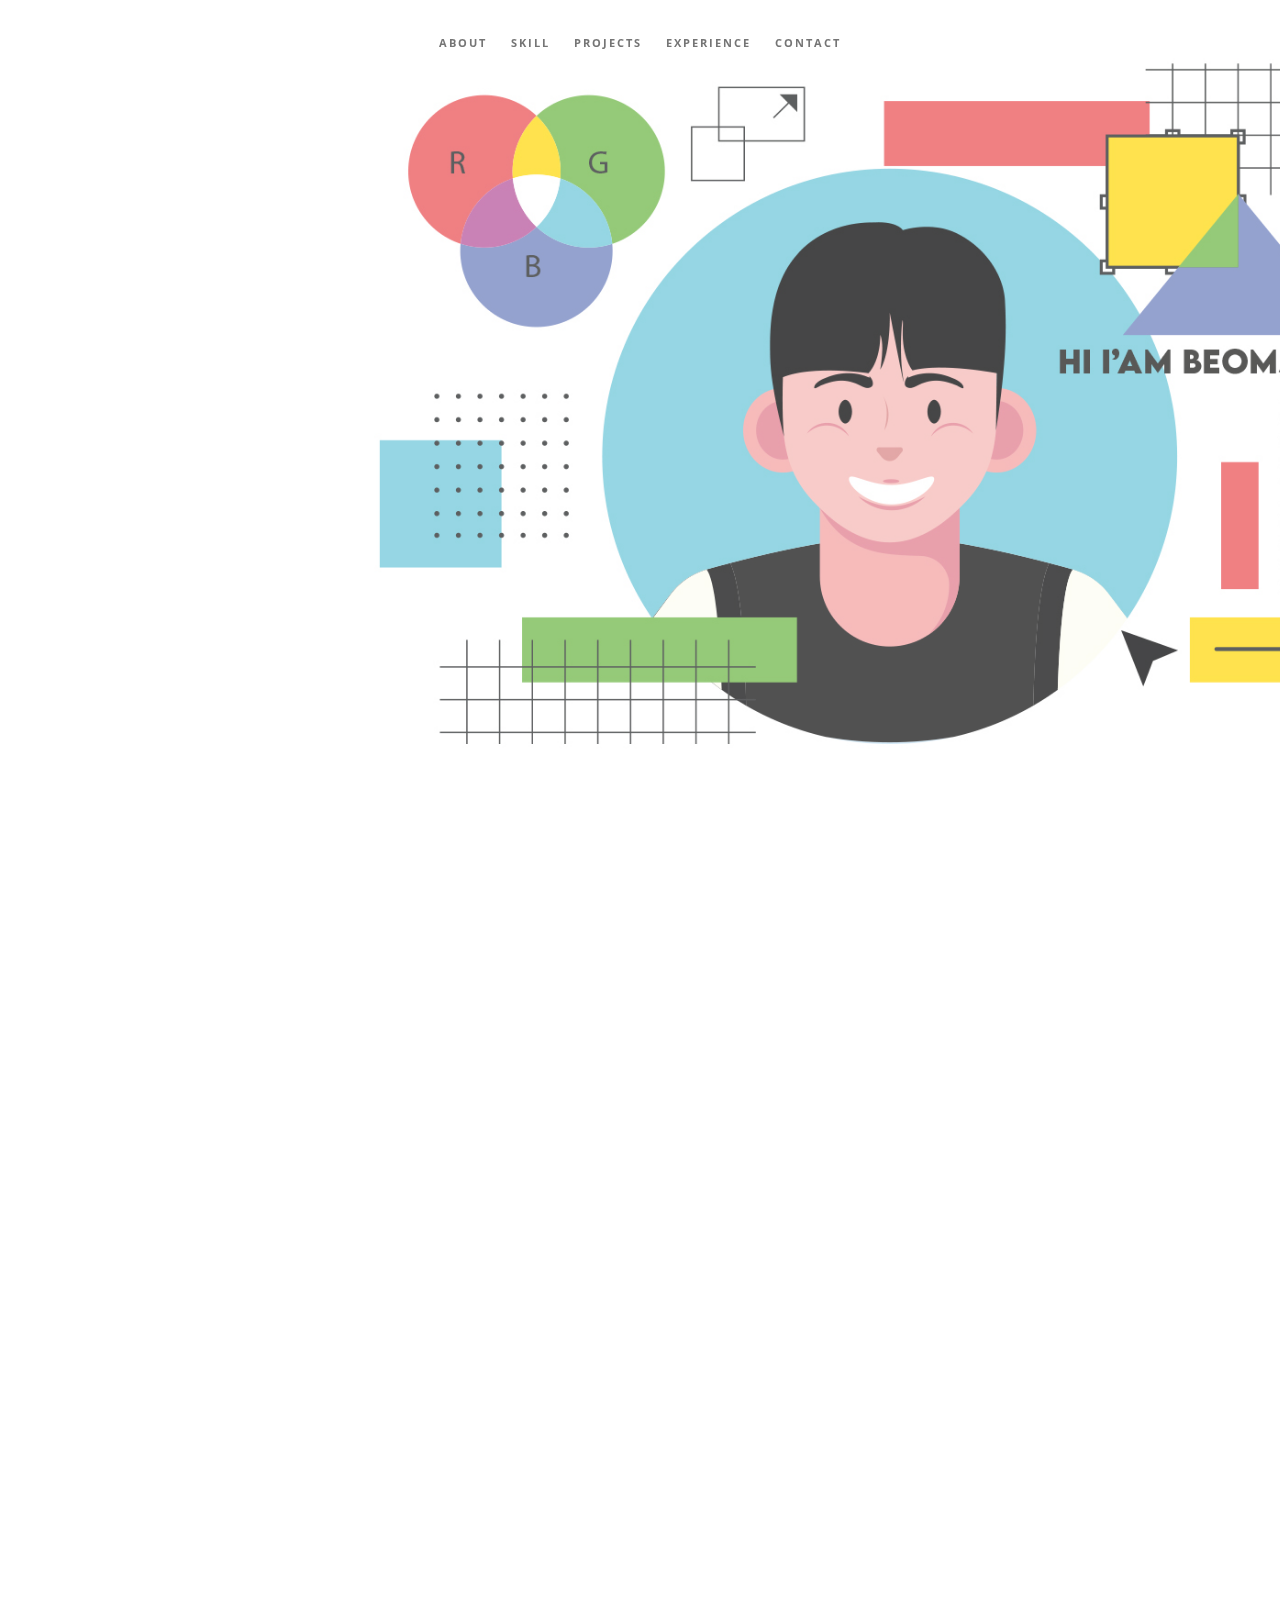
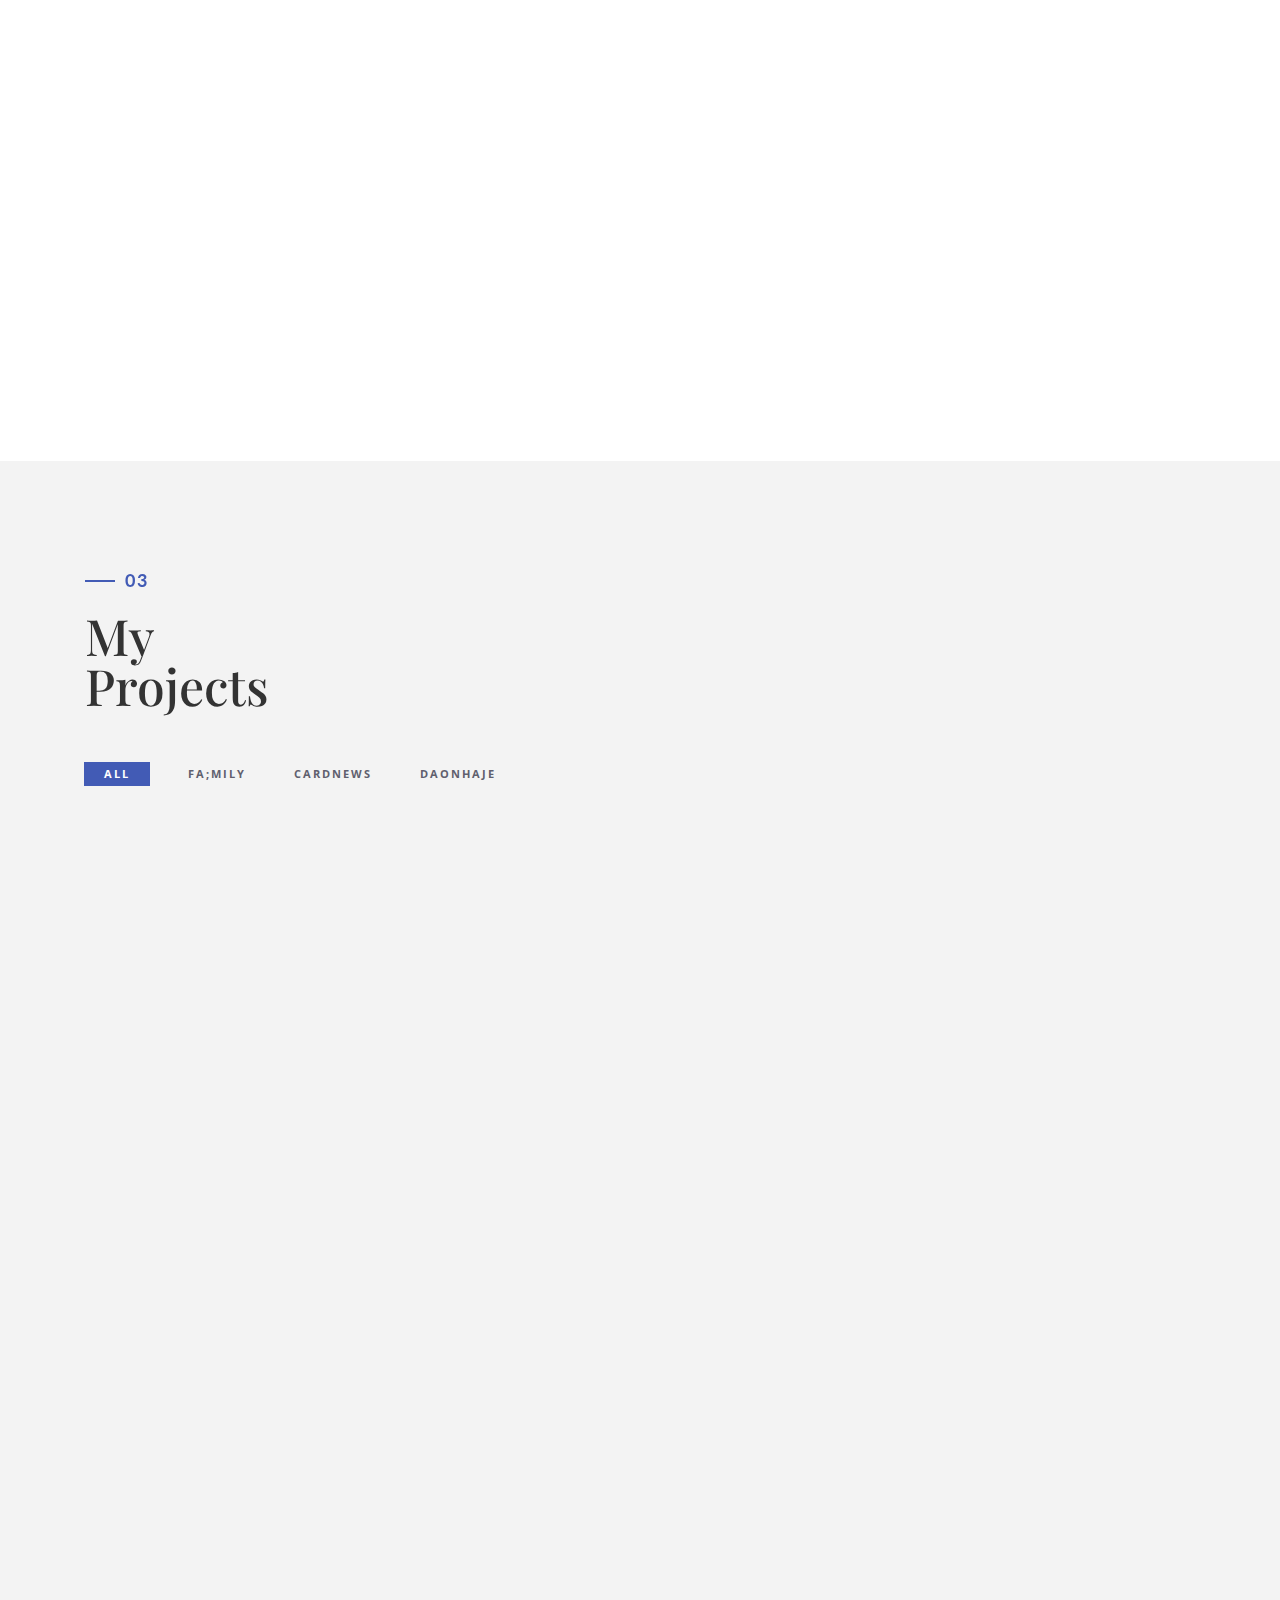
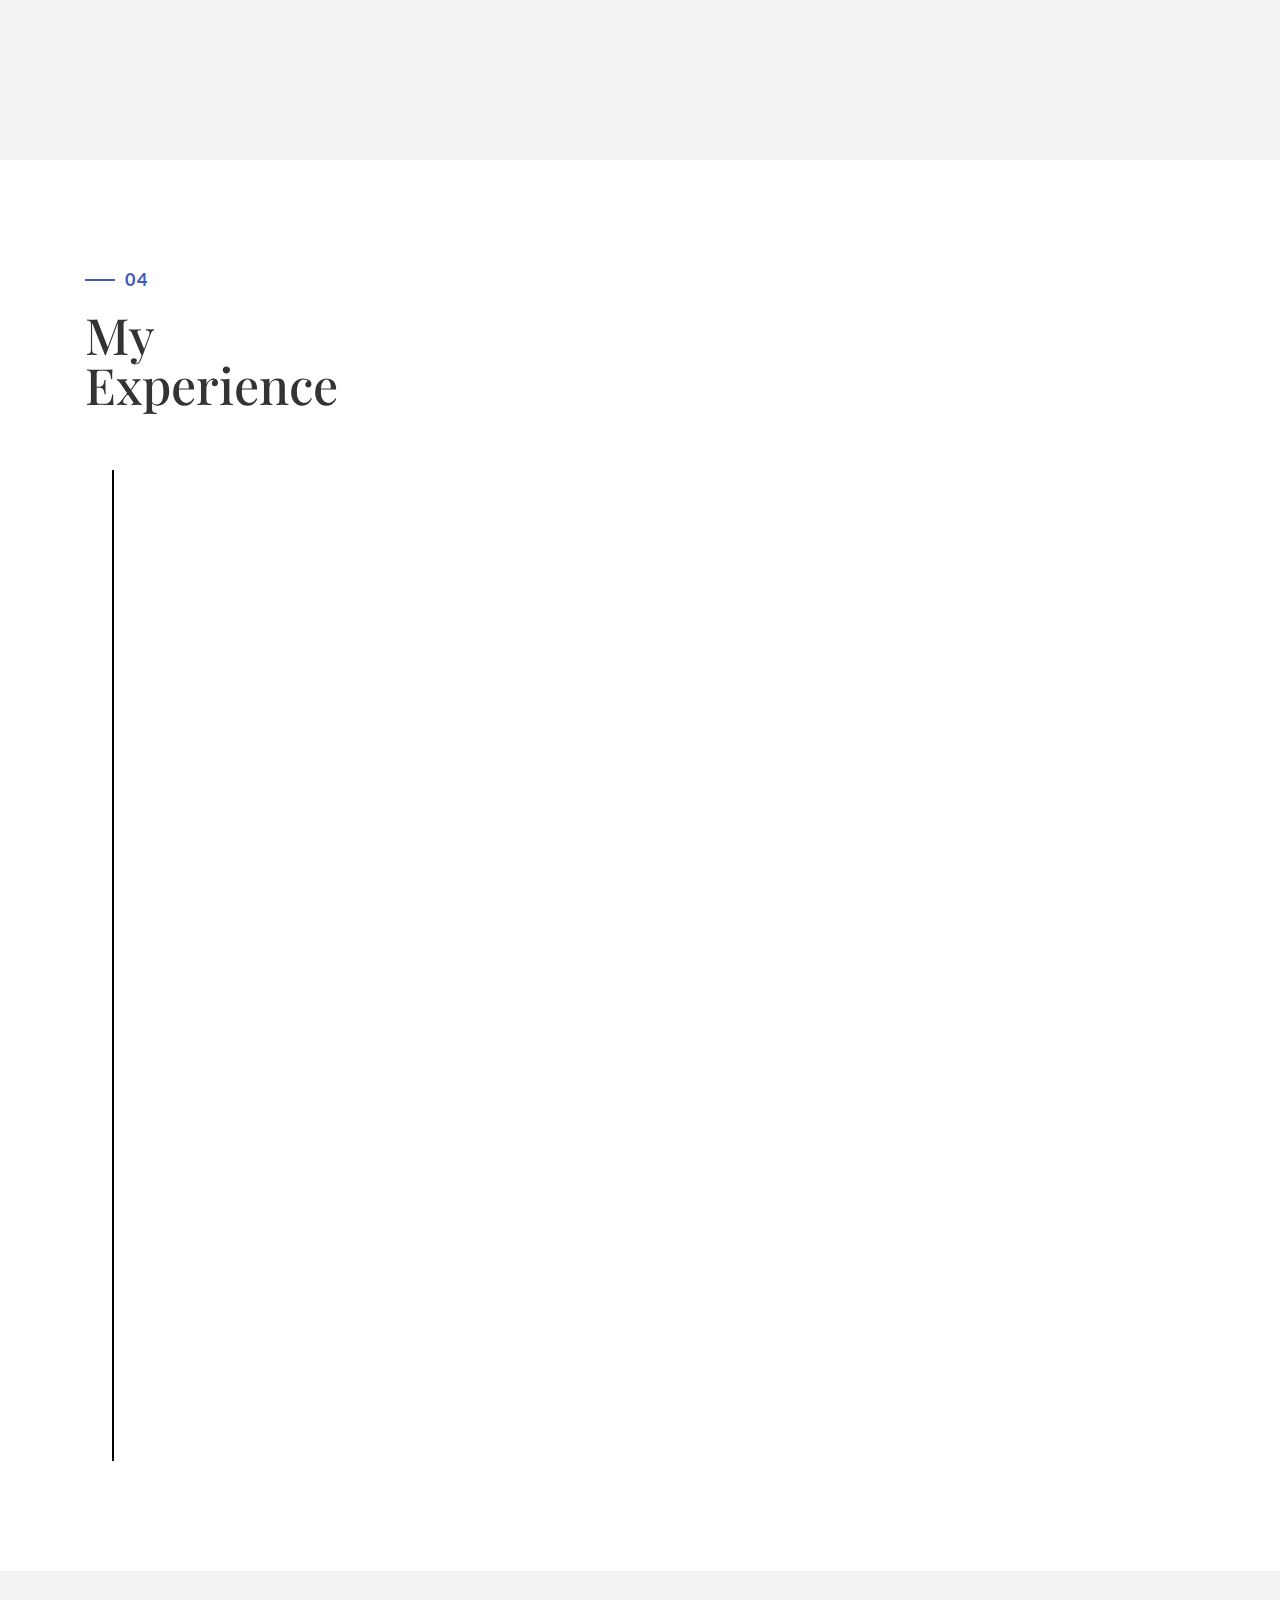
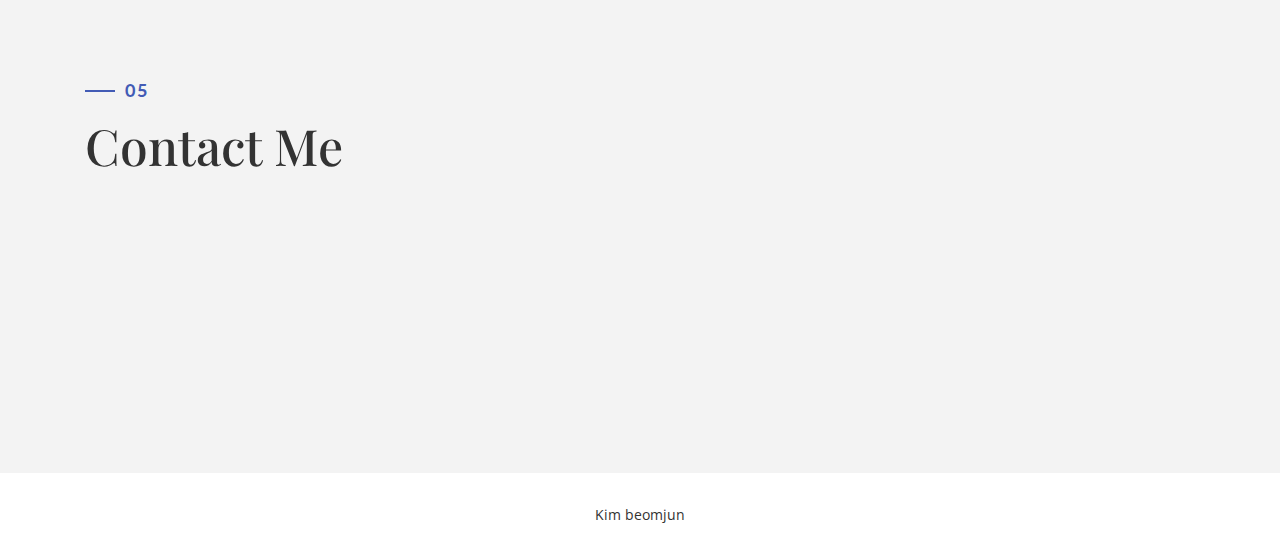
<file: index.html>
<!DOCTYPE html>
<html lang="en">

<head>
    <meta charset="utf-8">
    <meta http-equiv="X-UA-Compatible" content="IE=edge">
    <meta name="viewport" content="width=device-width, initial-scale=1">
    <title>portfolio</title>
    <link rel="icon" href="./guide/guide_img/logo.png" type="image/x-icon">
    <!-- Bootstrap -->
    <link href="css/bootstrap.min.css" rel="stylesheet">
    <link href="ionicons/css/ionicons.min.css" rel="stylesheet">
    <link href="css/animate.min.css" rel="stylesheet">
    <link href="css/aos.css" rel="stylesheet">
    <!-- main style -->
    <link href="css/style.css" rel="stylesheet">
    <!-- HTML5 shim and Respond.js for IE8 support of HTML5 elements and media queries -->
    <!-- WARNING: Respond.js doesn't work if you view the page via file:// -->
    <!--[if lt IE 9]>
      <script src="https://oss.maxcdn.com/html5shiv/3.7.3/html5shiv.min.js"></script>
      <script src="https://oss.maxcdn.com/respond/1.4.2/respond.min.js"></script>
    <![endif]-->
</head>

<body>

    <!-- Preloader -->
    <div id="preloader">
        <div id="status">

            <div class="preloader" aria-busy="true" aria-label="Loading, please wait." role="progressbar">
            </div>

        </div>
    </div>
    <!-- ./Preloader -->
    
    <!-- header -->
    <header class="navbar-fixed-top">
        <nav>
            <ul>
                <li><a href="#about">About</a></li>
                <li><a href="#skill">skill</a></li>
                <li><a href="#projects">projects</a></li>
                <li><a href="#experience">experience</a></li>    
                <li><a href="#contact">contact</a></li>
            </ul>
        </nav>
    </header>
    <!-- ./header -->
    
    <!-- home -->
    <div class="section" id="home" data-stellar-background-ratio="0.5">
        <div class="container">
            <div class="disply-table">
                <div class="table-cell" data-aos="fade-up" data-aos-delay="0">
            </div>
        </div>
    </div>
    <!-- ./home -->
    
    <!-- about -->
    <div class="section" id="about">
        <div class="container">
            <div class="col-md-6" data-aos="fade-up">
                <h4>01</h4>
                <h1 class="size-50">Know <br /> About me</h1>
                <div class="h-50"></div>
                <p class="size-30">재 아무리 재능이 뛰어나도<br>
                    팀은 절대 이기지 못한다.</p>
                <p>우리가 일상생활에서 마주하는 모든 것들에는 창작자들이 있고 그 창작은 한 개인이 아닌 다수의 사람들의 노력이 모여 만들어낸 성과물이라는 것을 알게 되었습니다. 이러한 경험을 통해 어떤 일이 발생했을 때 혼자 해결하기보다는 함께 목표를 세우고 헤쳐 나가는 일들이 많아졌습니다. 때로는 혼자 해결해야 하는 일들도 있었지만 함께 이루어낸 일들이 혼자서 해낸 것보다 더 많은 성취감이 많이 있었습니다. </p>
                <div class="h-50"></div> 
                <div class="h-50"></div>
            </div>
            <div class="col-md-6 about-img-div">
                
                <img src="./img/portfolio/img2.jpg" width="400" class="img-responsive" alt="" align="right" data-aos="fade-right" data-aos-delay="0" />
            </div>
        </div>
    </div>
    <!-- ./about -->

    <!-- skill -->
    <div class="section" id="skill">
        <div class="container">
            <div class="col-md-12" data-aos="fade-up">
                <h4>02</h4>
                <h1 class="size-50">Skill</h1>
                <div class="h-50"></div>
            </div>
            <div class="col-md-3" data-aos="fade-up">
                <div class="chart" data-percent="95" data-aos="fade-up" data-aos-duration="1000">
                    <span class="title"><b>95%</b> <br> Photoshop</span>
                </div>
            </div>
            <div class="col-md-3" data-aos="fade-up">
                <div class="chart" data-percent="95" data-aos="fade-up" data-aos-duration="1000">
                    <span class="title"><b>95%</b> <br> Illustrator</span>
                </div>
            </div>
            <div class="col-md-3" data-aos="fade-up">
                <div class="chart" data-percent="80" data-aos="fade-up" data-aos-duration="1000">
                    <span class="title"><b>80%</b> <br> Xd</span>
                </div>
            </div>
            <div class="col-md-3" data-aos="fade-up">
                <div class="chart" data-percent="80" data-aos="fade-up" data-aos-duration="1000">
                    <span class="title"><b>80%</b> <br> HTML/CSS</span>
                </div>
            </div>
        </div>
    </div>
    <!-- ./skill -->
    
    <!-- projects -->
    <div class="section" id="projects">
        <div class="container">
            <div class="col-md-12">
                <h4>03</h4>
                <h1 class="size-50">My <br /> Projects</h1> 
            </div>
            <!-- main container -->
            <div class="main-container portfolio-inner clearfix">
                <!-- portfolio div -->
                <div class="portfolio-div">
                    <div class="portfolio">
                        <!-- portfolio_filter -->
                        <div class="categories-grid wow fadeInLeft">
                            <nav class="categories">
                                <ul class="portfolio_filter">
                                    <li><a href="" class="active" data-filter="*">All</a></li>
                                    <li><a href="" data-filter=".brand1">FA;MILY</a></li>
                                    <li><a href="" data-filter=".brand2">CARDNEWS</a></li>
                                    <li><a href="" data-filter=".brand3">DAONHAJE</a></li>
                                </ul>
                            </nav>
                        </div>
                        <!-- portfolio_filter -->
                        
                        <!-- portfolio_container -->
                        <div class="no-padding portfolio_container clearfix" data-aos="fade-up">
                            <!-- single work -->
                            <div class="col-md-12 brand1">
								<div class="col-md-4 col-sm-6">
									<div class="portfolio_item"> <img src="./img/portfolio/web.jpg" alt="image" class="img-responsive" />
										
									</div>
								</div>

								<div class="col-md-8 col-sm-6">
									<div class="portfolio_item"> 
										<div class="portfolio_item">
											<div class="portfolio-border clearfix">
												<div class="item_info">
													<h3>FA;MILY</h3>
													<p>파밀리는 2022년에 시작된 신생 가구 전문 매장입니다.</p>
													<p><a href="https://baaemjun.github.io/FA-MILY/" target="_blank">https://baaemjun.github.io/FA-MILY/</a></p>
													<div class="project_btn_box">
													<a href="./guide/family_bi.html" target="_blank" class="project_btn">BI Guide</a>
													<a href="./guide/family_bx.html" target="_blank" class="project_btn">BX Guide</a>
													<a href="./guide/family_web.html" target="_blank" class="project_btn">Web Guide</a>
													<a href="./video/video.html" target="_blank" class="project_btn">Video</a>
													</div>
												</div>
											</div>
										</div>
									</div>
								</div>                          
							</div>
							<!-- end single work -->
							
							<!-- single work -->
							<div class="col-md-12 brand2">
                            
								<div class="col-md-4 col-sm-6">
									<div class="portfolio_item"> <img src="./img/portfolio/cardnews.jpg" alt="image" class="img-responsive" />
										
									</div>
								</div>
								
								<div class="col-md-8 col-sm-6">
									<div class="portfolio_item"> 
										<div class="portfolio_item">
											<div class="portfolio-border clearfix">
												<div class="item_info">
													<h3>CARD NEWS</h3>
													<p>부산 야경 베스트5 카드 뉴스입니다.</p>
													<p><a href="#" target="_blank"></a></p>
													<div class="project_btn_box">
													<a href="./guide/cardnews.html" target="_blank" class="project_btn">카드뉴스</a>
													</div>
												</div>
											</div>
										</div>
									</div>
								</div>
                            </div>
							<!-- end single work -->

                            <!-- single work -->
							<div class="col-md-12 brand3">
                            
								<div class="col-md-4 col-sm-6">
									<div class="portfolio_item"> <img src="./img/portfolio/daonhaje.jpg" alt="image" class="img-responsive" />
										
									</div>
								</div>
								
								<div class="col-md-8 col-sm-6">
									<div class="portfolio_item"> 
										<div class="portfolio_item">
											<div class="portfolio-border clearfix">
												<div class="item_info">
													<h3>다온하제</h3>
													<p>이전 회사이며 배너작업 및 제품촬영을 담당했습니다.</p>
													<p><a href="https://smartstore.naver.com/daonhaje" target="_blank">https://smartstore.naver.com/daonhaje</a></p>
													<div class="project_btn_box">
													<a href="./guide/daonhaje1.html" target="_blank" class="project_btn">배너</a>
													<a href="./guide/daonhaje2.html" target="_blank" class="project_btn">제품촬영</a>
													</div>
												</div>
											</div>
										</div>
									</div>
								</div>
                            </div>
							<!-- end single work -->
                            
                        </div>
                        <!-- end portfolio_container -->
                    </div>
                    <!-- portfolio -->
                </div>
                <!-- end portfolio div -->
            </div>
            <!-- end main container -->
        </div>
    </div>
    <!-- ./projects -->

    <!-- experience  -->
    <div class="section" id="experience">
        <div class="container">
            <div class="col-md-12">
                <h4>04</h4>
                <h1 class="size-50">My <br /> Experience</h1>
                <div class="h-50"></div>
            </div>
            <div class="col-md-12">
                <ul class="timeline">
                    <li class="timeline-event" data-aos="fade-up">
                        <label class="timeline-event-icon"></label>
                        <div class="timeline-event-copy">
                            <p class="timeline-event-thumbnail">March 2016 - February 2018</p>
                            <h3>부산 경남정보대학교</h3>
                            <h4>신발패션산업과</h4>
                            <p><strong>부산 경남정보대학교 - 신발패션사업과 졸업</strong>
                                <br>2016 입학하여 2018 2월 졸업했습니다.</p>
                        </div>
                    </li>
                    <li class="timeline-event" data-aos="fade-up" data-aos-delay=".2">
                        <label class="timeline-event-icon"></label>
                        <div class="timeline-event-copy">
                            <p class="timeline-event-thumbnail">November 2021 - June 2022</p>
                            <h3>다온하제</h3>
                            <h4>디자인, 사진촬영, 소싱</h4>
                            <p>주로 마스크 판매 회사이며 위탁이나 사입으로 영양제,팔로산토,시나몬 등 다양한 제품을 직접 사진촬영 및 상세페이지제작 배너작업을 했습니다.</p>
                        </div>
                    </li>
                    <li class="timeline-event" data-aos="fade-up" data-aos-delay=".4">
                        <label class="timeline-event-icon"></label>
                        <div class="timeline-event-copy">
                            <p class="timeline-event-thumbnail">June 2022 - November</p>
                            <h3>나래디자인학원</h3>
                            <h4>웹디자인, 시각디자인, 영상편집</h4>
                            <p>나래디자인학원을 수료했습니다.</p>
                        </div>
                    </li>
                    <li class="timeline-event" data-aos="fade-up" data-aos-delay=".4">
                        <label class="timeline-event-icon"></label>
                        <div class="timeline-event-copy">
                            <p class="timeline-event-thumbnail"></p>
                            <h3>자격증</h3>
                            <h4>GTQ 포토샵1급, GTQ 일러스트1급, 컴퓨터그래픽스운용기능사, 운전면허</h4>
                            <p>GTQ 포토샵1급, GTQ 일러스트1급, 컴퓨터그래픽스운용기능사, 운전면허 취득했습니다.
                               </p>
                        </div>
                    </li>
                </ul>
            </div>
        </div>
    </div>
    <!-- ./experience -->	

    <!-- contact -->
    <div class="section" id="contact">
        <div class="container">
            <div class="col-md-12">
                <h4>05</h4>
                <h1 class="size-50">Contact Me</h1>
                <div class="h-50"></div>
            </div>
            <div class="col-md-4" data-aos="fade-up">
                <i class="ion-android-phone-portrait"></i>
                <h3>Phone Number</h3>
                <p>010 - 3867 - 9592</p>
            </div>
            <div class="col-md-4" data-aos="fade-up">
                <i class="ion-android-home"></i>
                <h3>Adress</h3>
                <p>서울 금천구 시흥대로153길 54-2 청록빌딩</p>
            </div>
            <div class="col-md-4" data-aos="fade-up">
                <i class="ion-ios-email"></i>
                <h3>Email</h3>
                <p>tjdrhs9592@naver.com</p>
            </div>
        </div>
    </div>
    <!-- ./contact -->

    <!-- footer -->
    <div class="section" id="footer">
        <div class="container">
            <div class="col-md-12">
                <p>Kim beomjun</p>
            </div>
        </div>
    </div>
    <!-- ./contact -->

    <!-- jQuery -->
    <script src="js/jquery.js"></script>
    <!--  plugins  -->
    <script src="js/bootstrap.min.js"></script>
    <script src="js/plugins.js"></script>
    <script src="js/aos.js"></script>
    <script src="js/jquery.form.js"></script>
    <script src="js/jquery.validate.min.js"></script>
    <script src="js/jquery.easypiechart.min.js"></script><!--차트 제이쿼리 소스-->

    <!--  main script  -->
    <script src="js/custom.js"></script>
</body>

</html>
</file>
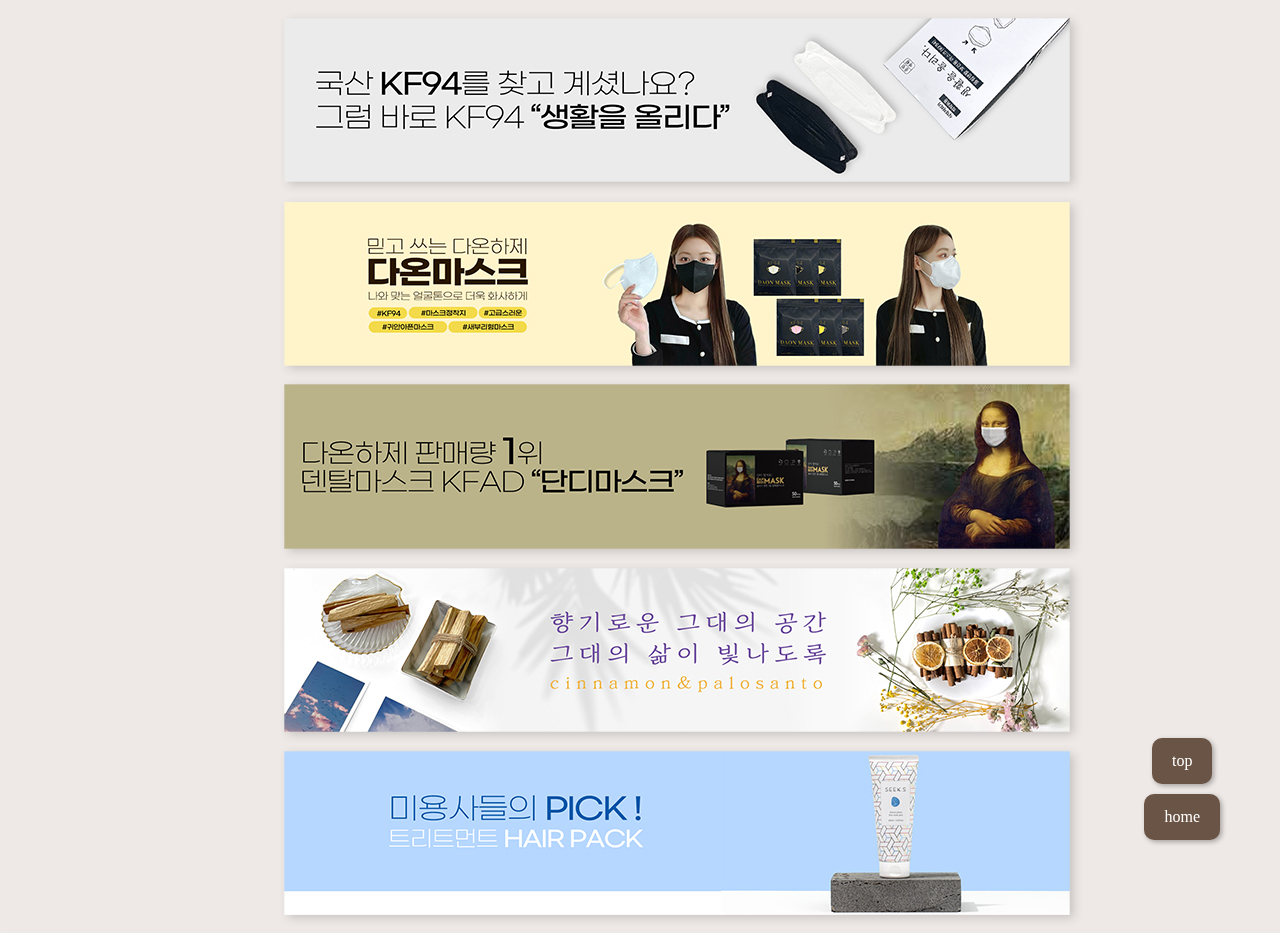
<file: guide/daonhaje1.html>
<!doctype html>
<html>
	<head>
		<title>daonhaje banner</title>
		<link href="./guide_img/logo.png" rel="icon" type="image/png" sizes="32x32">
		<meta charset="utf-8">
		<meta http-equiv="X-UA-Compatible" content="IE=edge">
    	<meta name="viewport" content="width=1400">
		<link href="guide.css" rel="stylesheet" type="text/css">
	</head>
	<body class="brand1">
		<img src="./guide_img/banner2.jpg" alt="seiva BI&amp;BX">
		<ul class="btn_1">
			<li><a href="#">top</a><li>
			<li><a href="../index.html">home</a><li>
		</ul>
	</body>	
</html>
</file>
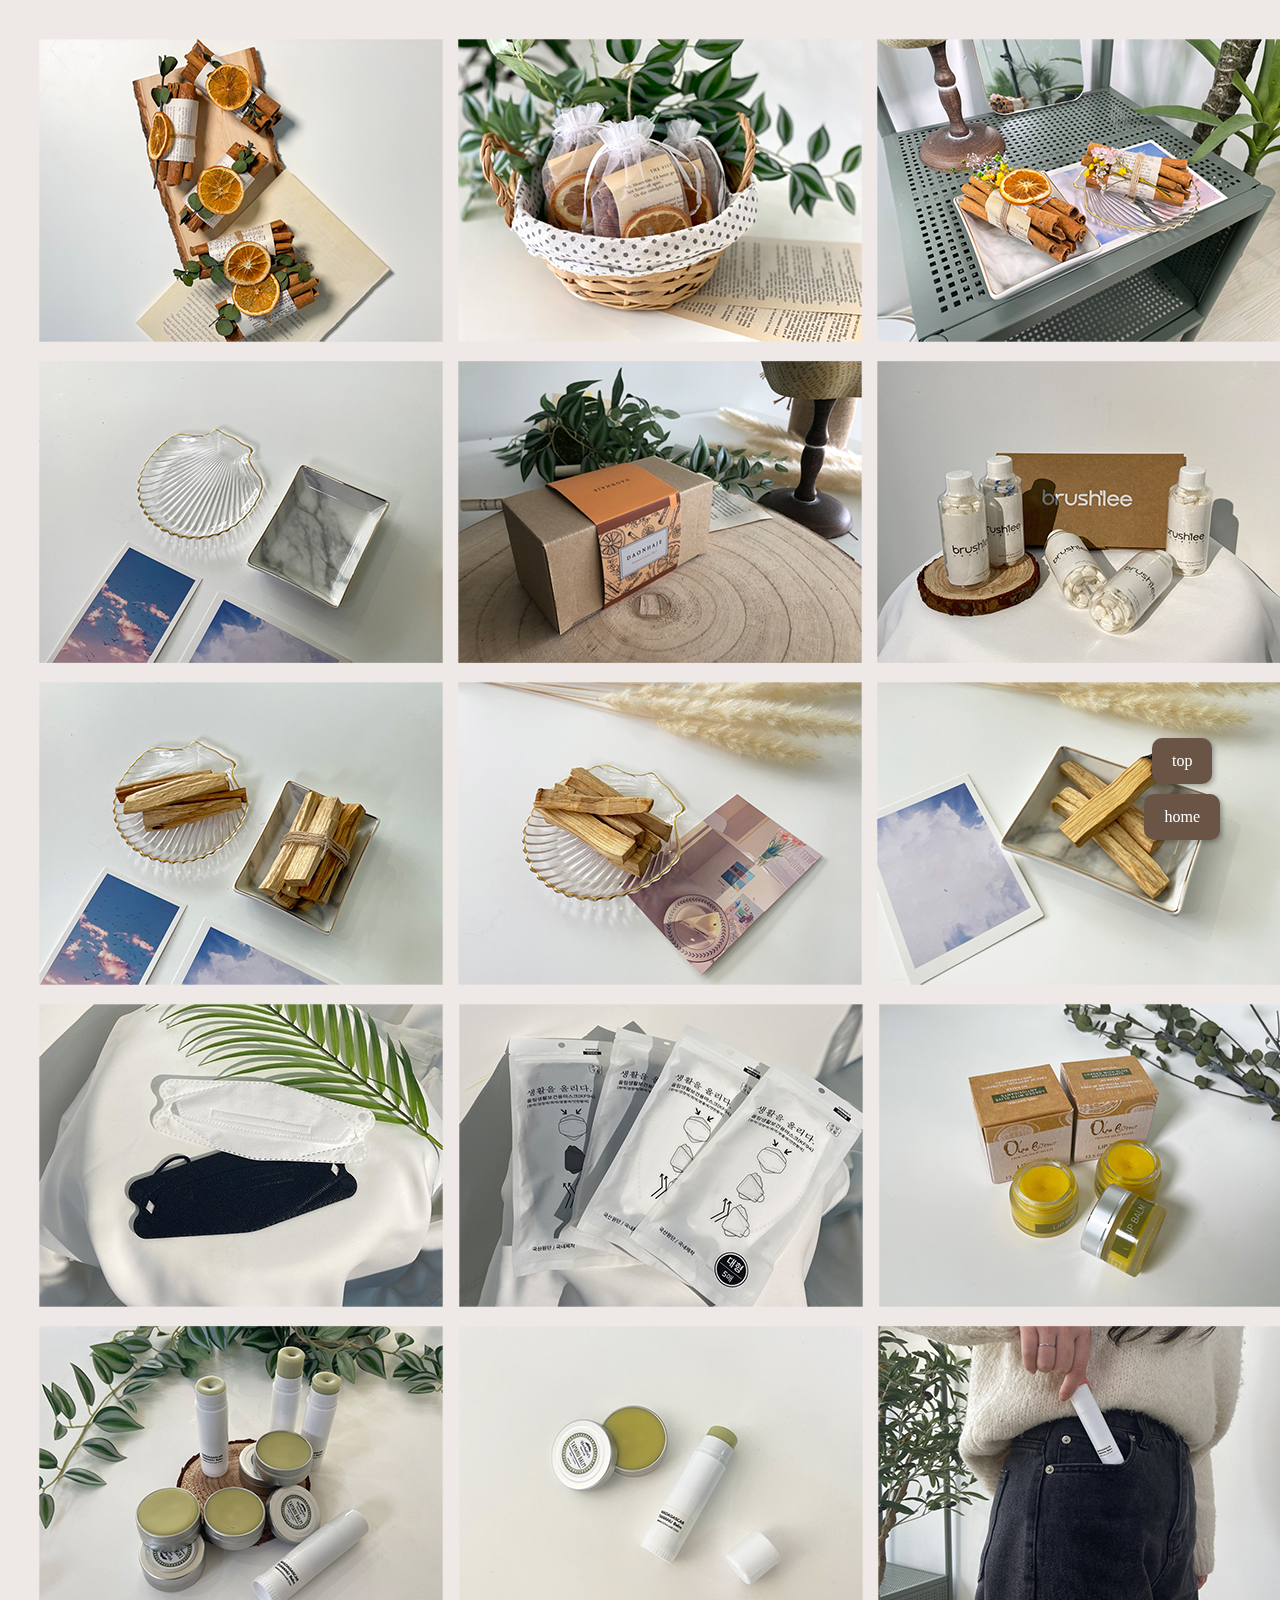
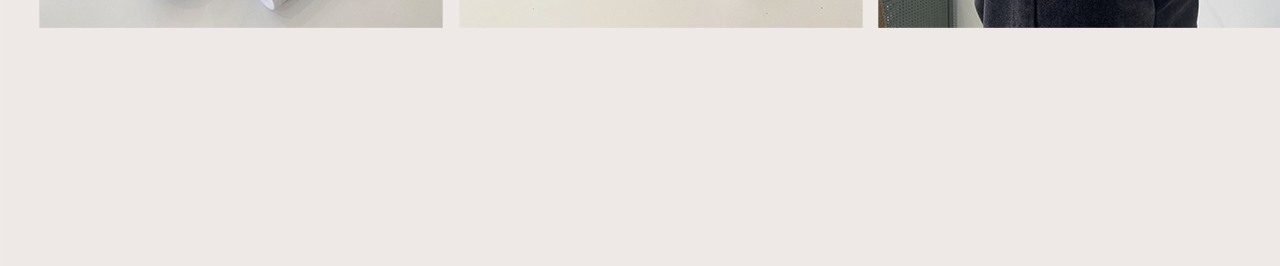
<file: guide/daonhaje2.html>
<!doctype html>
<html>
	<head>
		<title>daonhaje poto</title>
		<link href="./guide_img/logo.png" rel="icon" type="image/png" sizes="32x32">
		<meta charset="utf-8">
		<meta http-equiv="X-UA-Compatible" content="IE=edge">
    	<meta name="viewport" content="width=1400">
		<link href="guide.css" rel="stylesheet" type="text/css">
	</head>
	<body class="brand1">
		<img src="./guide_img/poto1.jpg" alt="seiva BI&amp;BX">
		<img src="./guide_img/poto2.jpg" alt="seiva BI&amp;BX">
		<ul class="btn_1">
			<li><a href="#">top</a><li>
			<li><a href="../index.html">home</a><li>
		</ul>
	</body>	
</html>
</file>
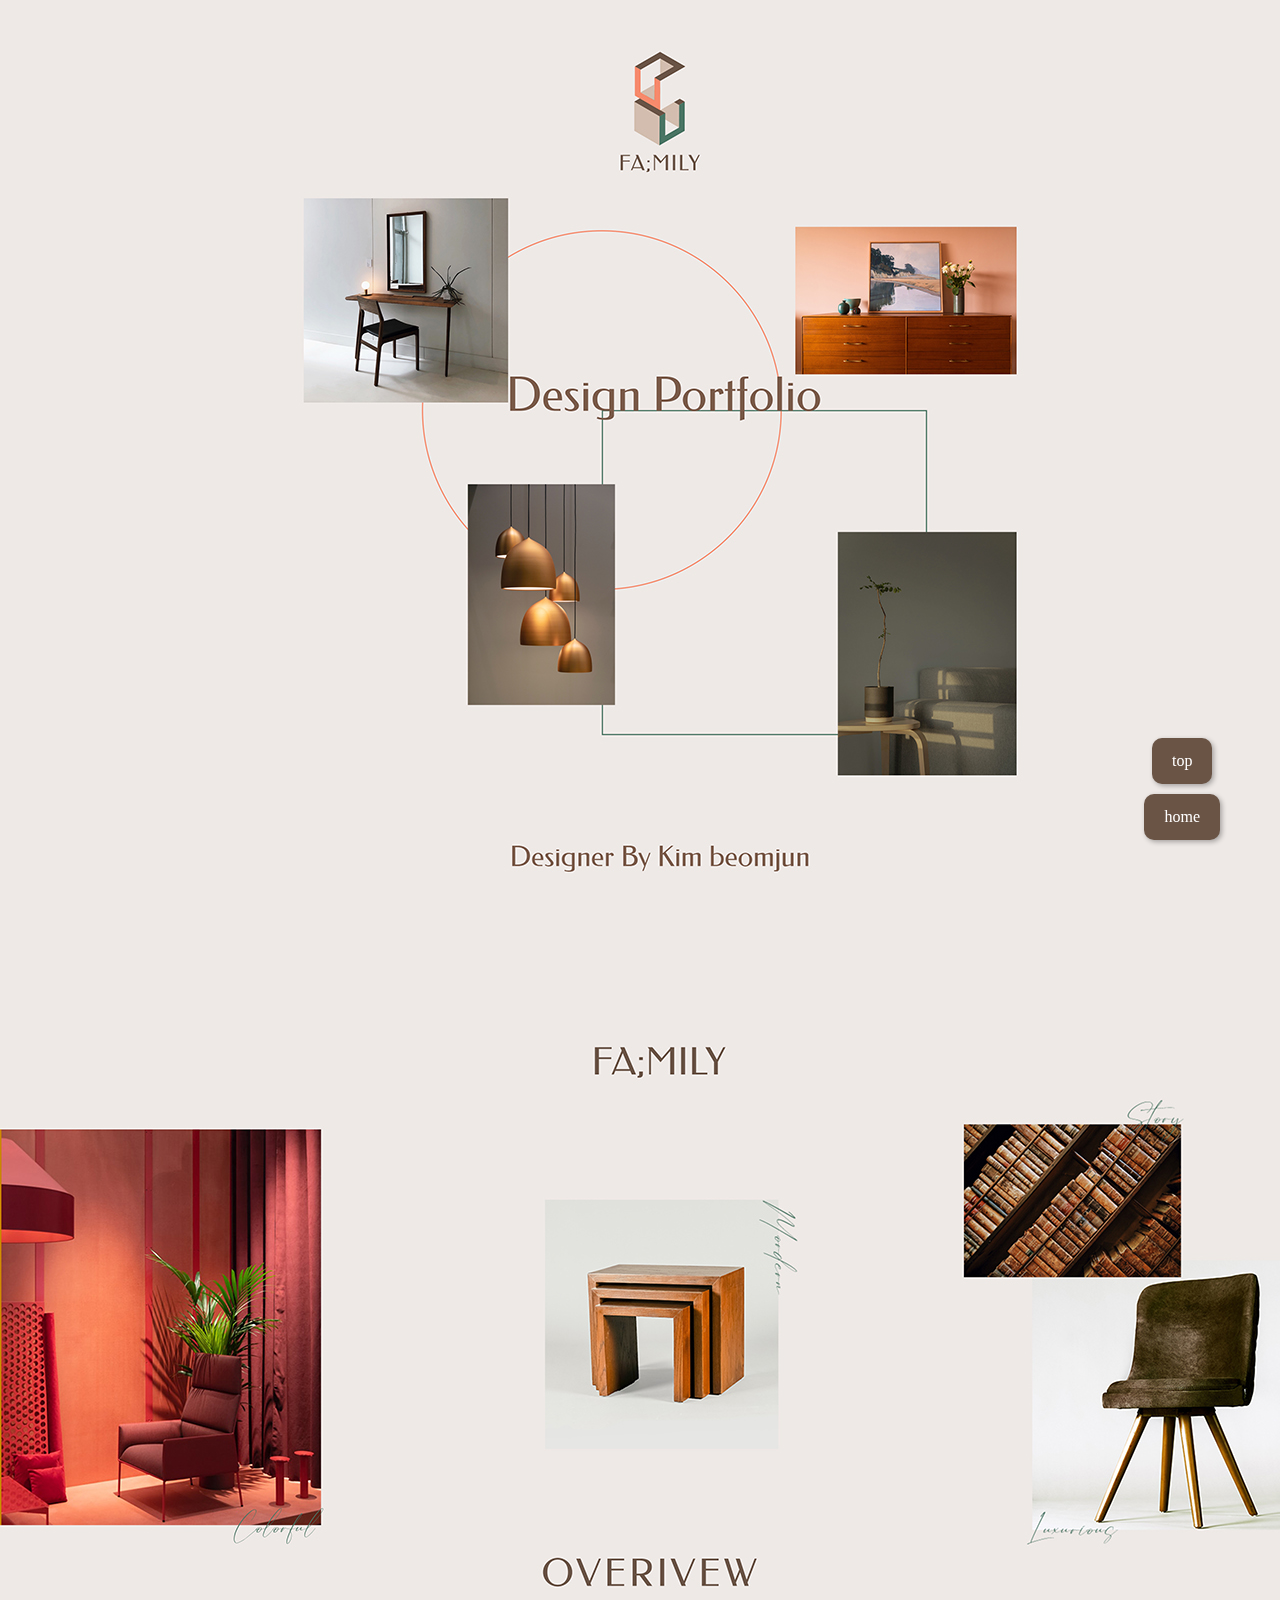
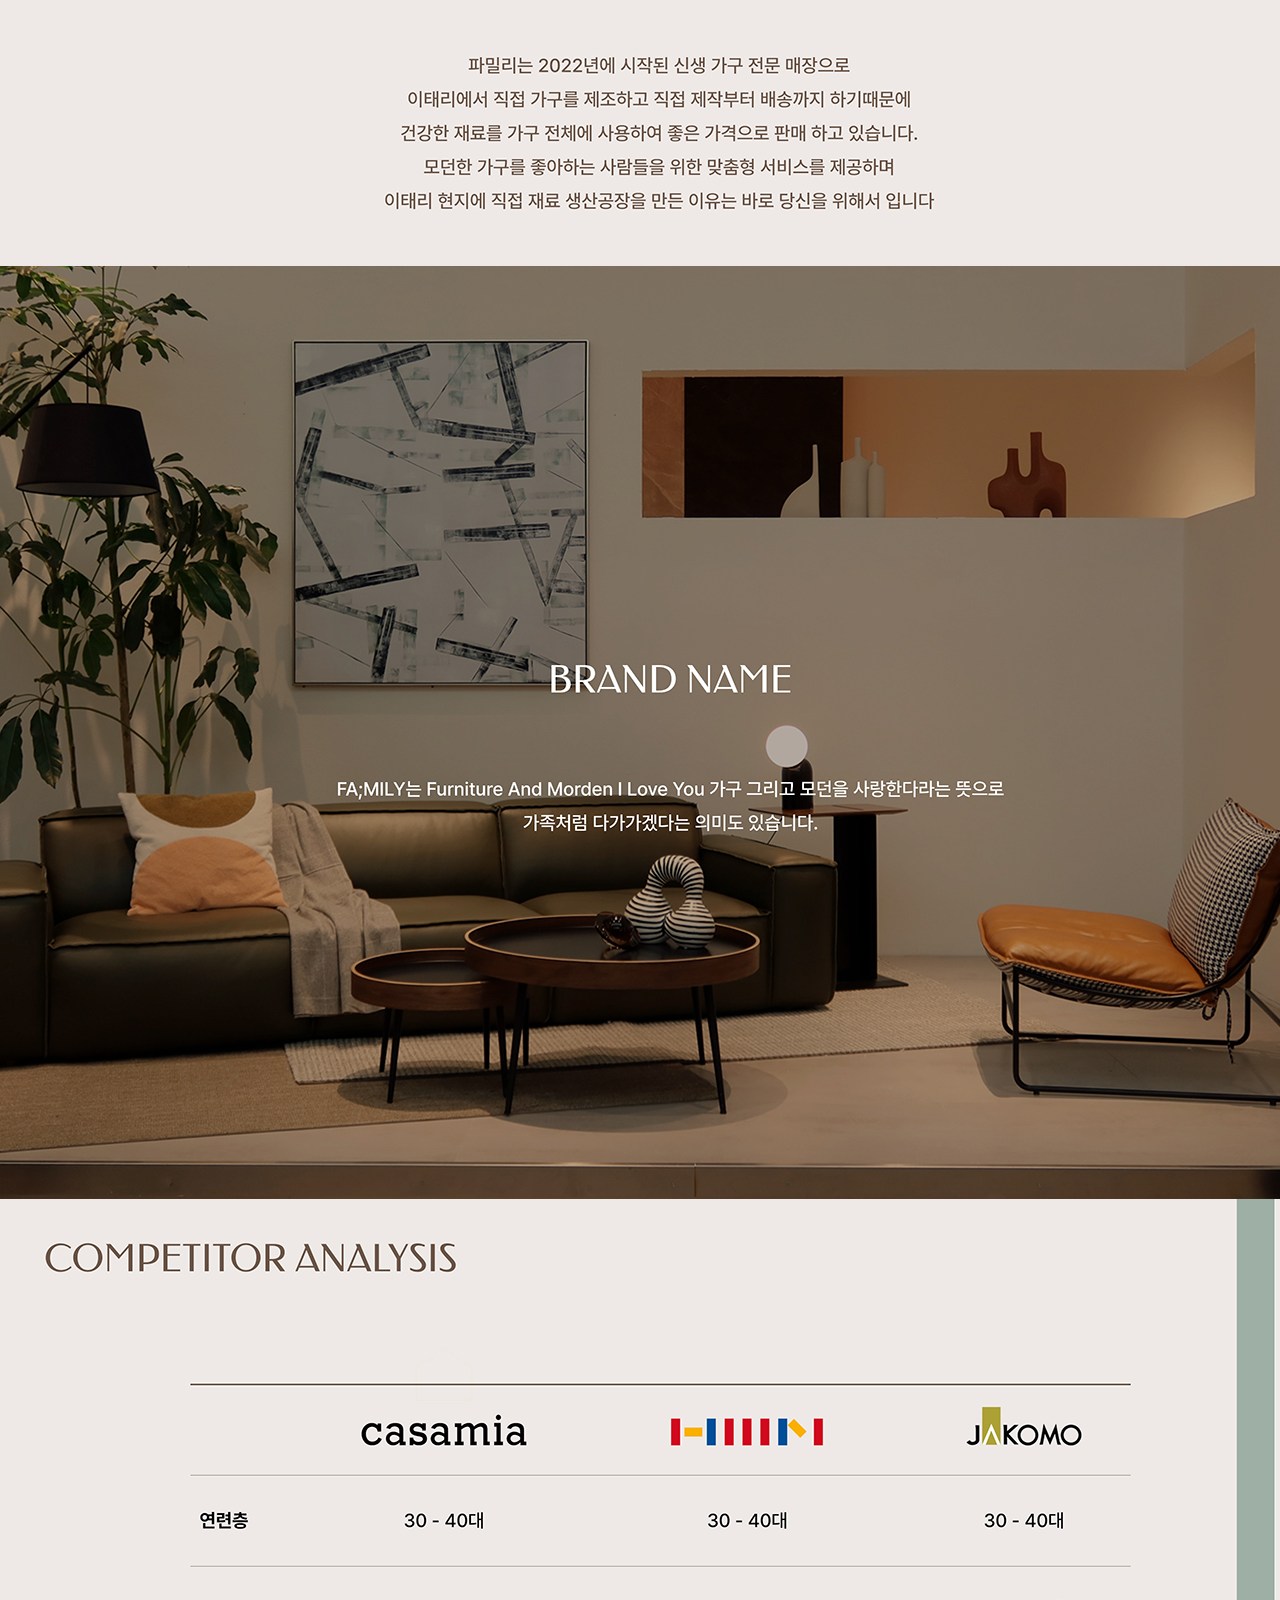
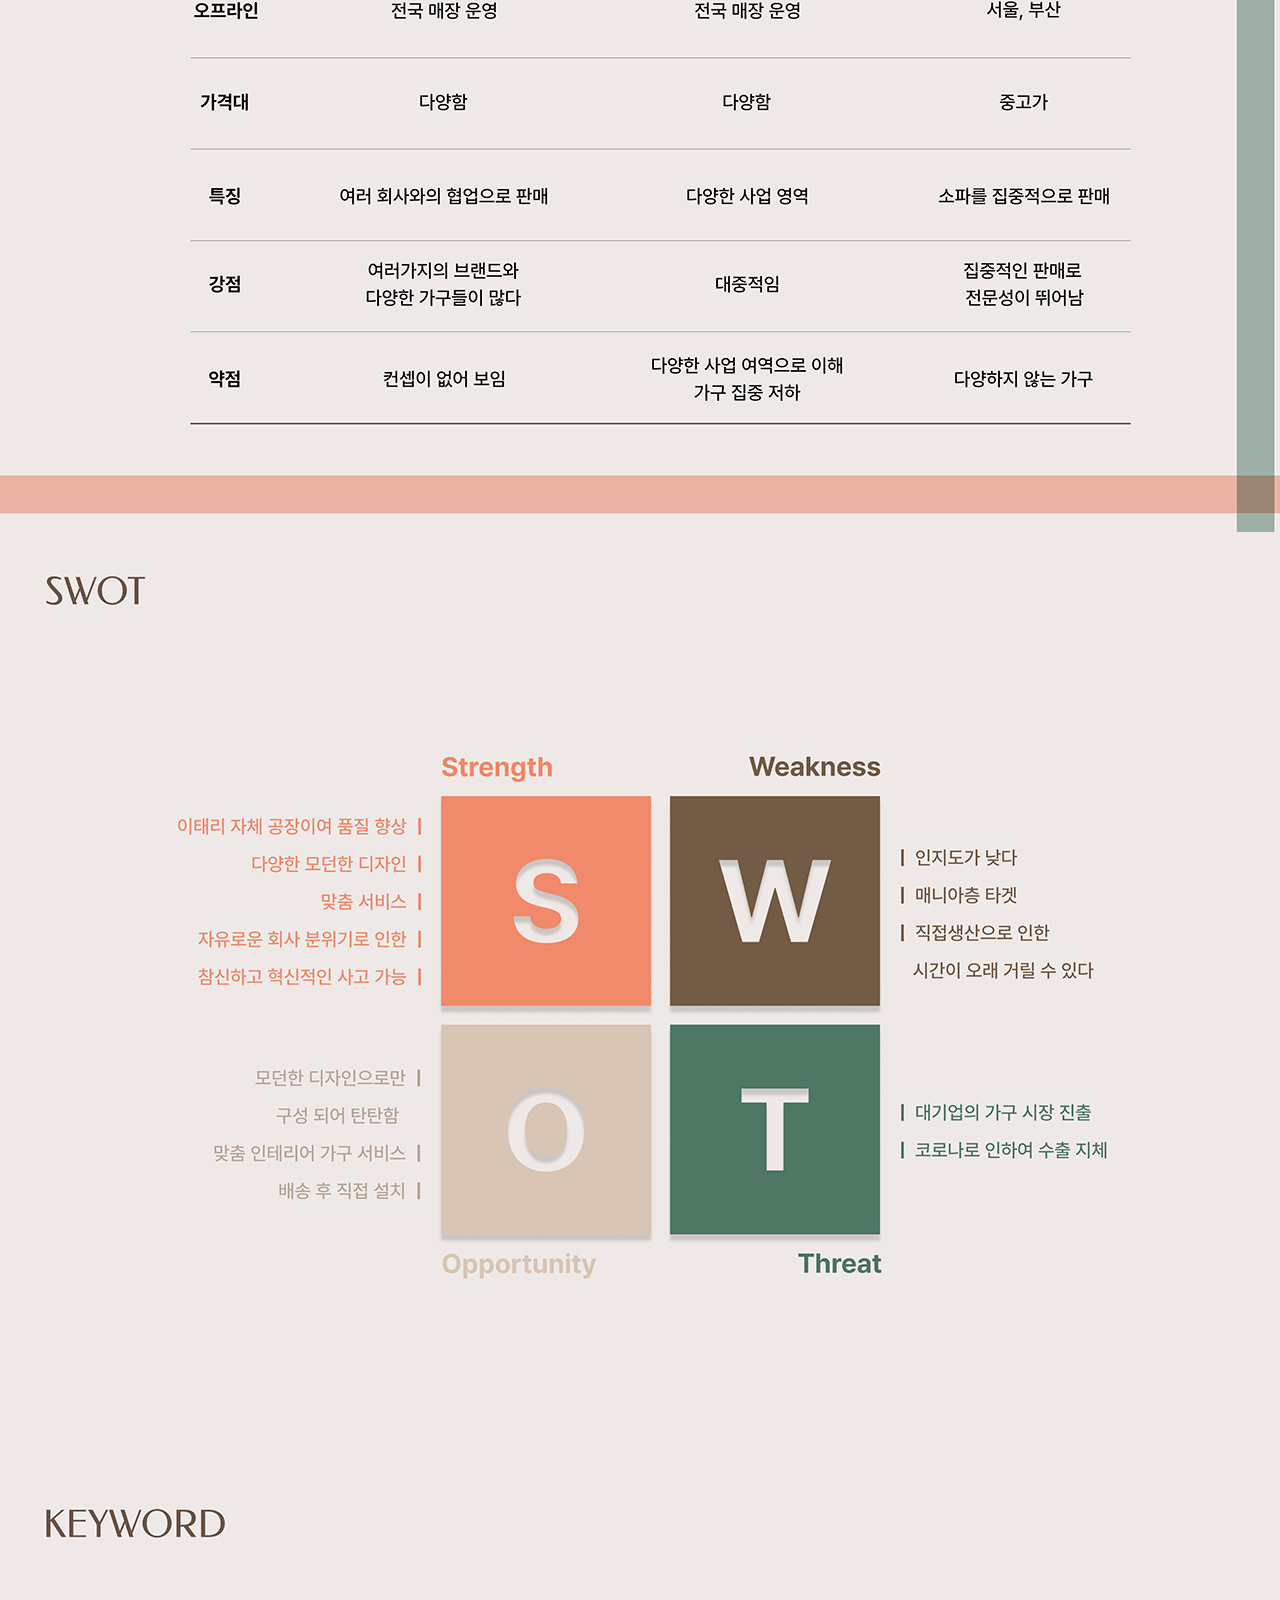
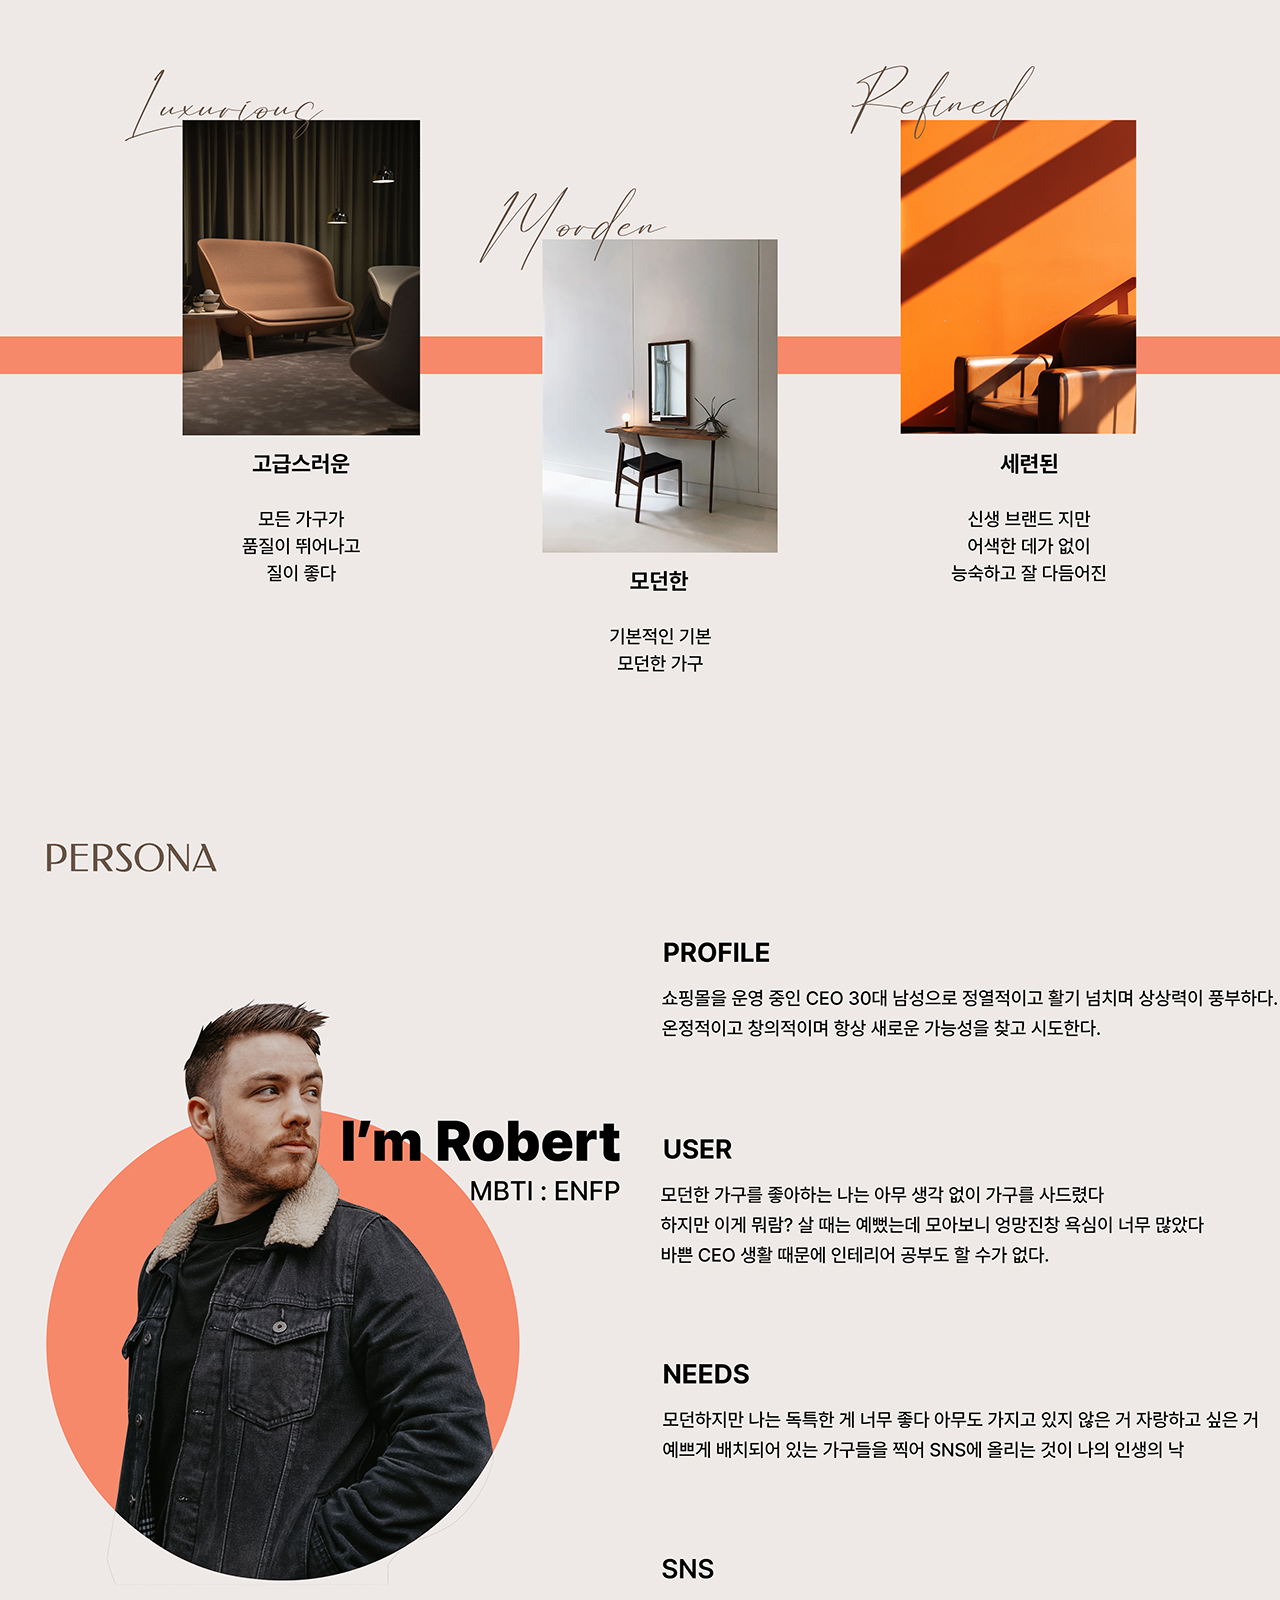
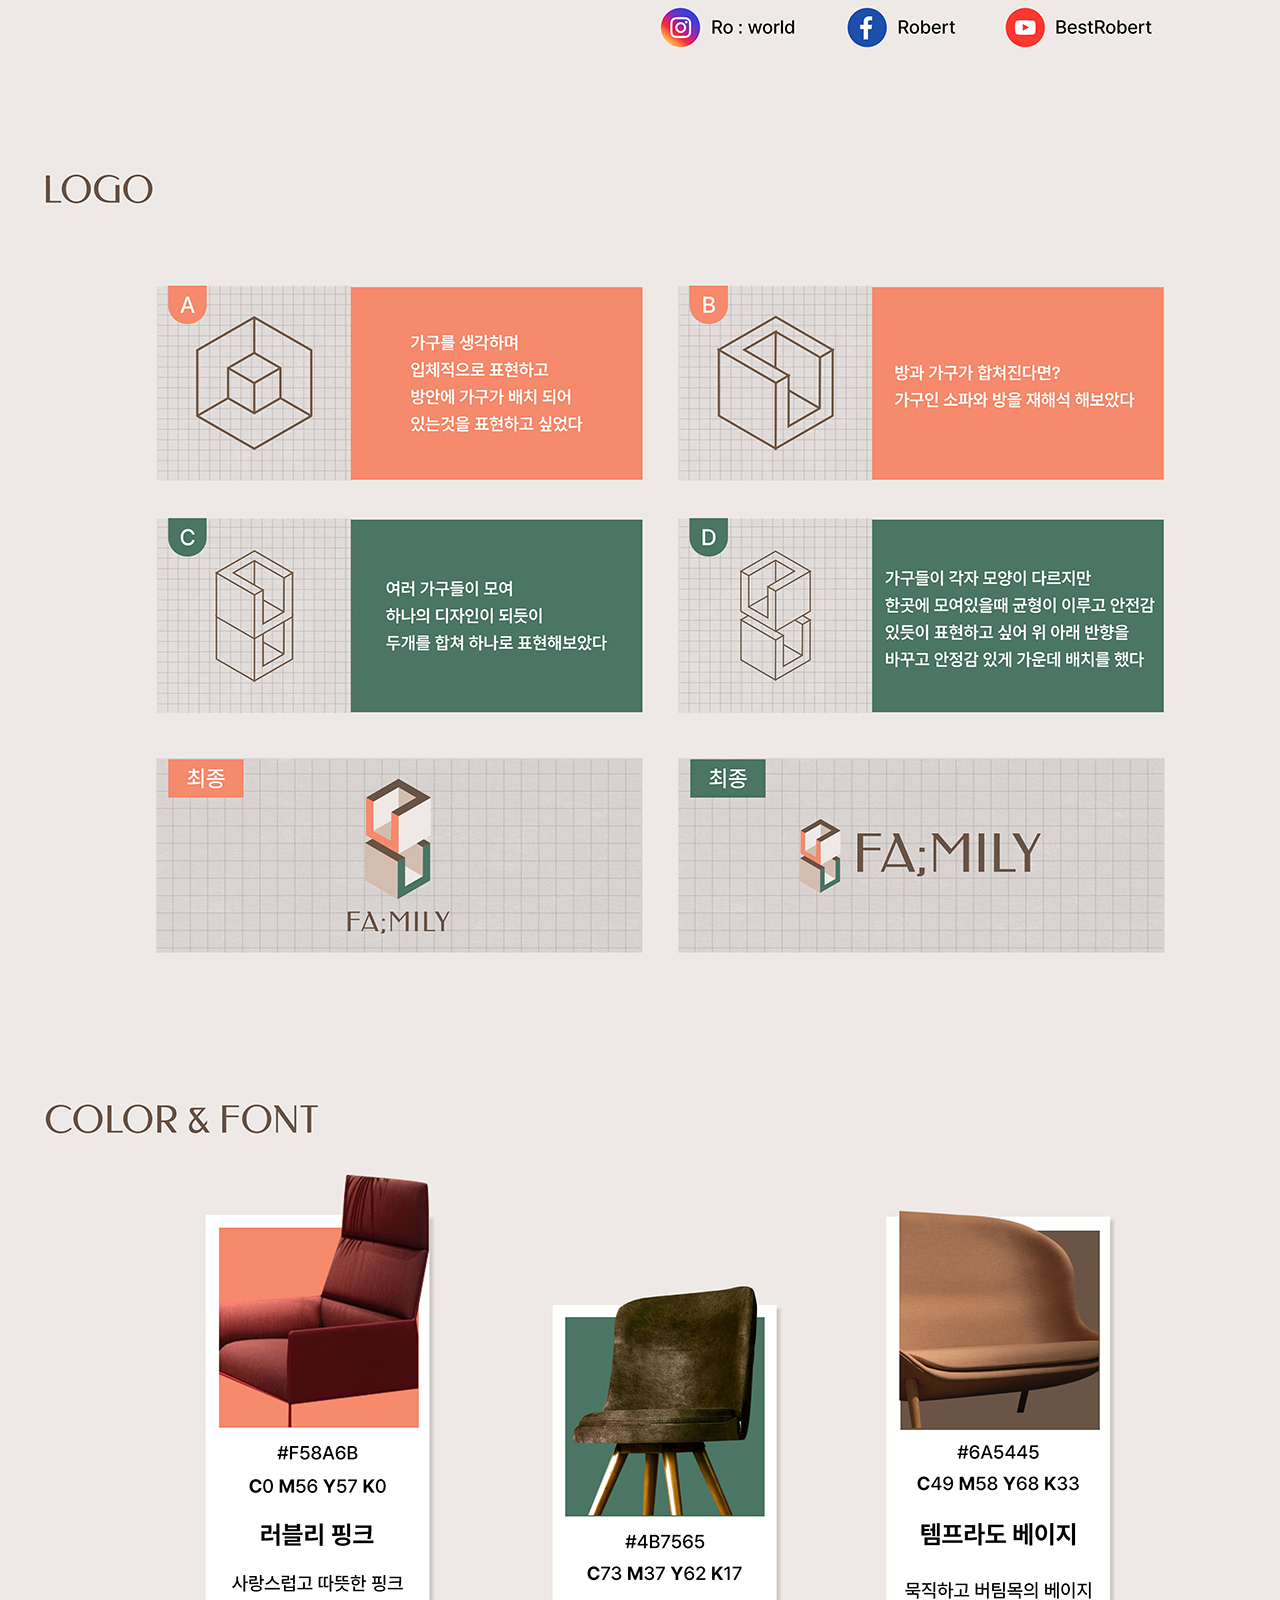
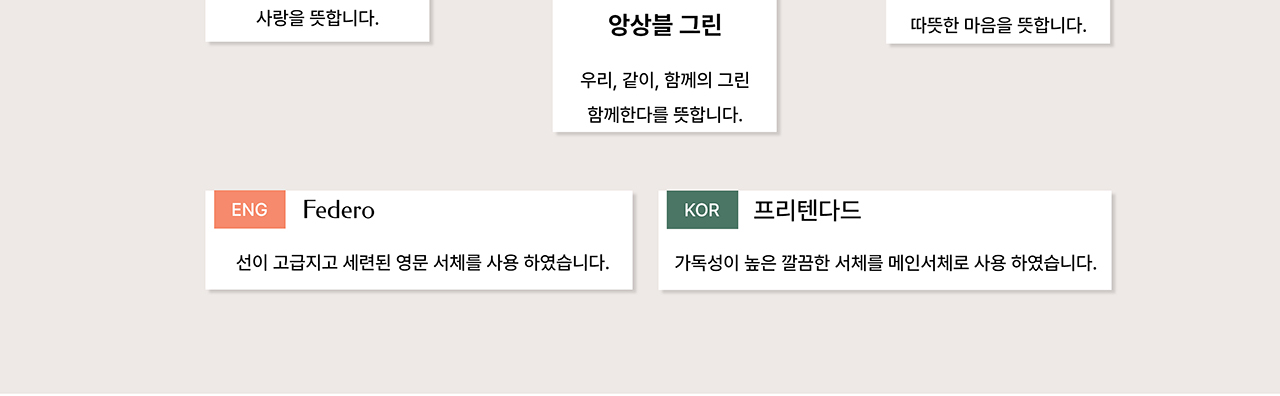
<file: guide/family_bi.html>
<!doctype html>
<html>
	<head>
		<title>family BI</title>
		<link href="./guide_img/logo.png" rel="icon" type="image/png" sizes="32x32">
		<meta charset="utf-8">
		<meta http-equiv="X-UA-Compatible" content="IE=edge">
    	<meta name="viewport" content="width=1400">
		<link href="guide.css" rel="stylesheet" type="text/css">
	</head>
	<body class="brand1">
		<img src="./guide_img/1.jpg" alt="seiva BI&amp;BX">
		<img src="./guide_img/2.jpg" alt="seiva BI&amp;BX">
		<img src="./guide_img/3.jpg" alt="seiva BI&amp;BX">
		<img src="./guide_img/4.jpg" alt="seiva BI&amp;BX">
		<img src="./guide_img/5.jpg" alt="seiva BI&amp;BX">
		<img src="./guide_img/6.jpg" alt="seiva BI&amp;BX">
		<img src="./guide_img/7.jpg" alt="seiva BI&amp;BX">
		<img src="./guide_img/8.jpg" alt="seiva BI&amp;BX">
		<img src="./guide_img/9.jpg" alt="seiva BI&amp;BX">
      
		<ul class="btn_1">
			<li><a href="#">top</a><li>
			<li><a href="../index.html">home</a><li>
		</ul>
	</body>	
</html>
</file>
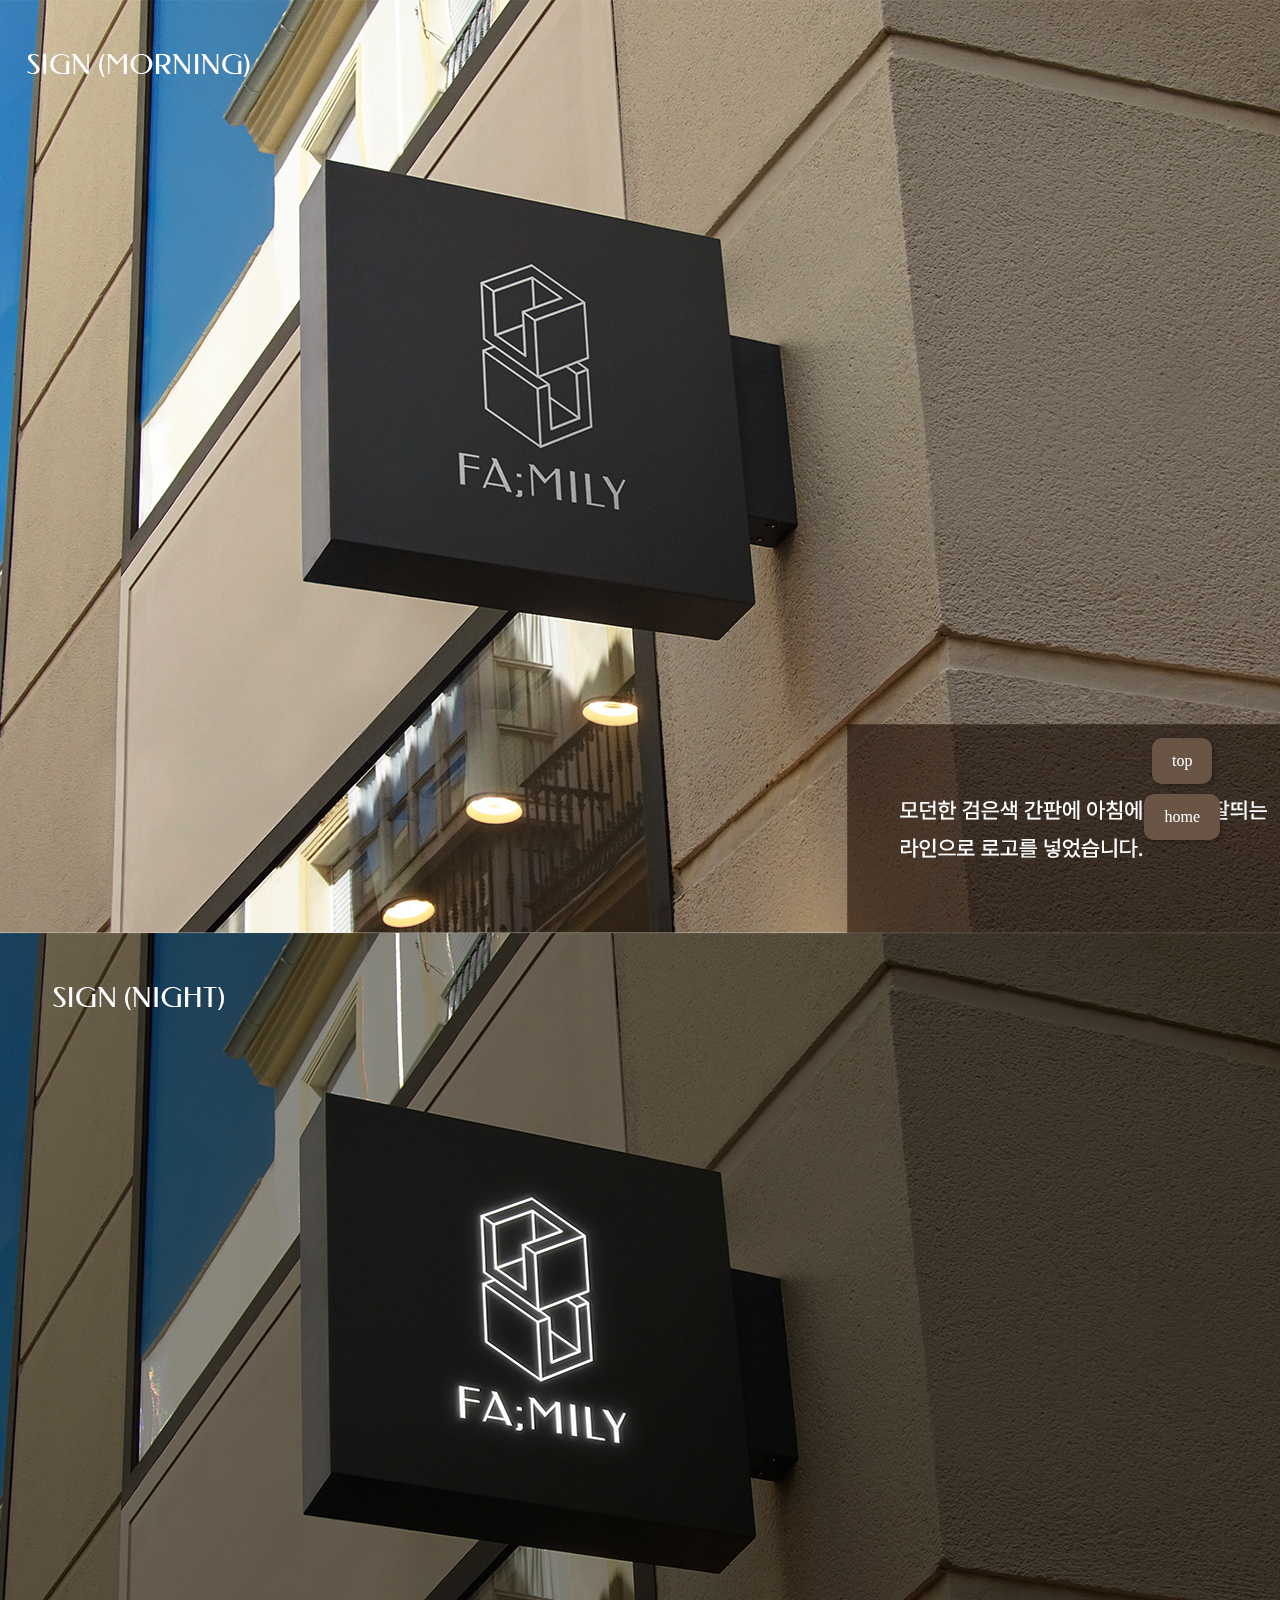
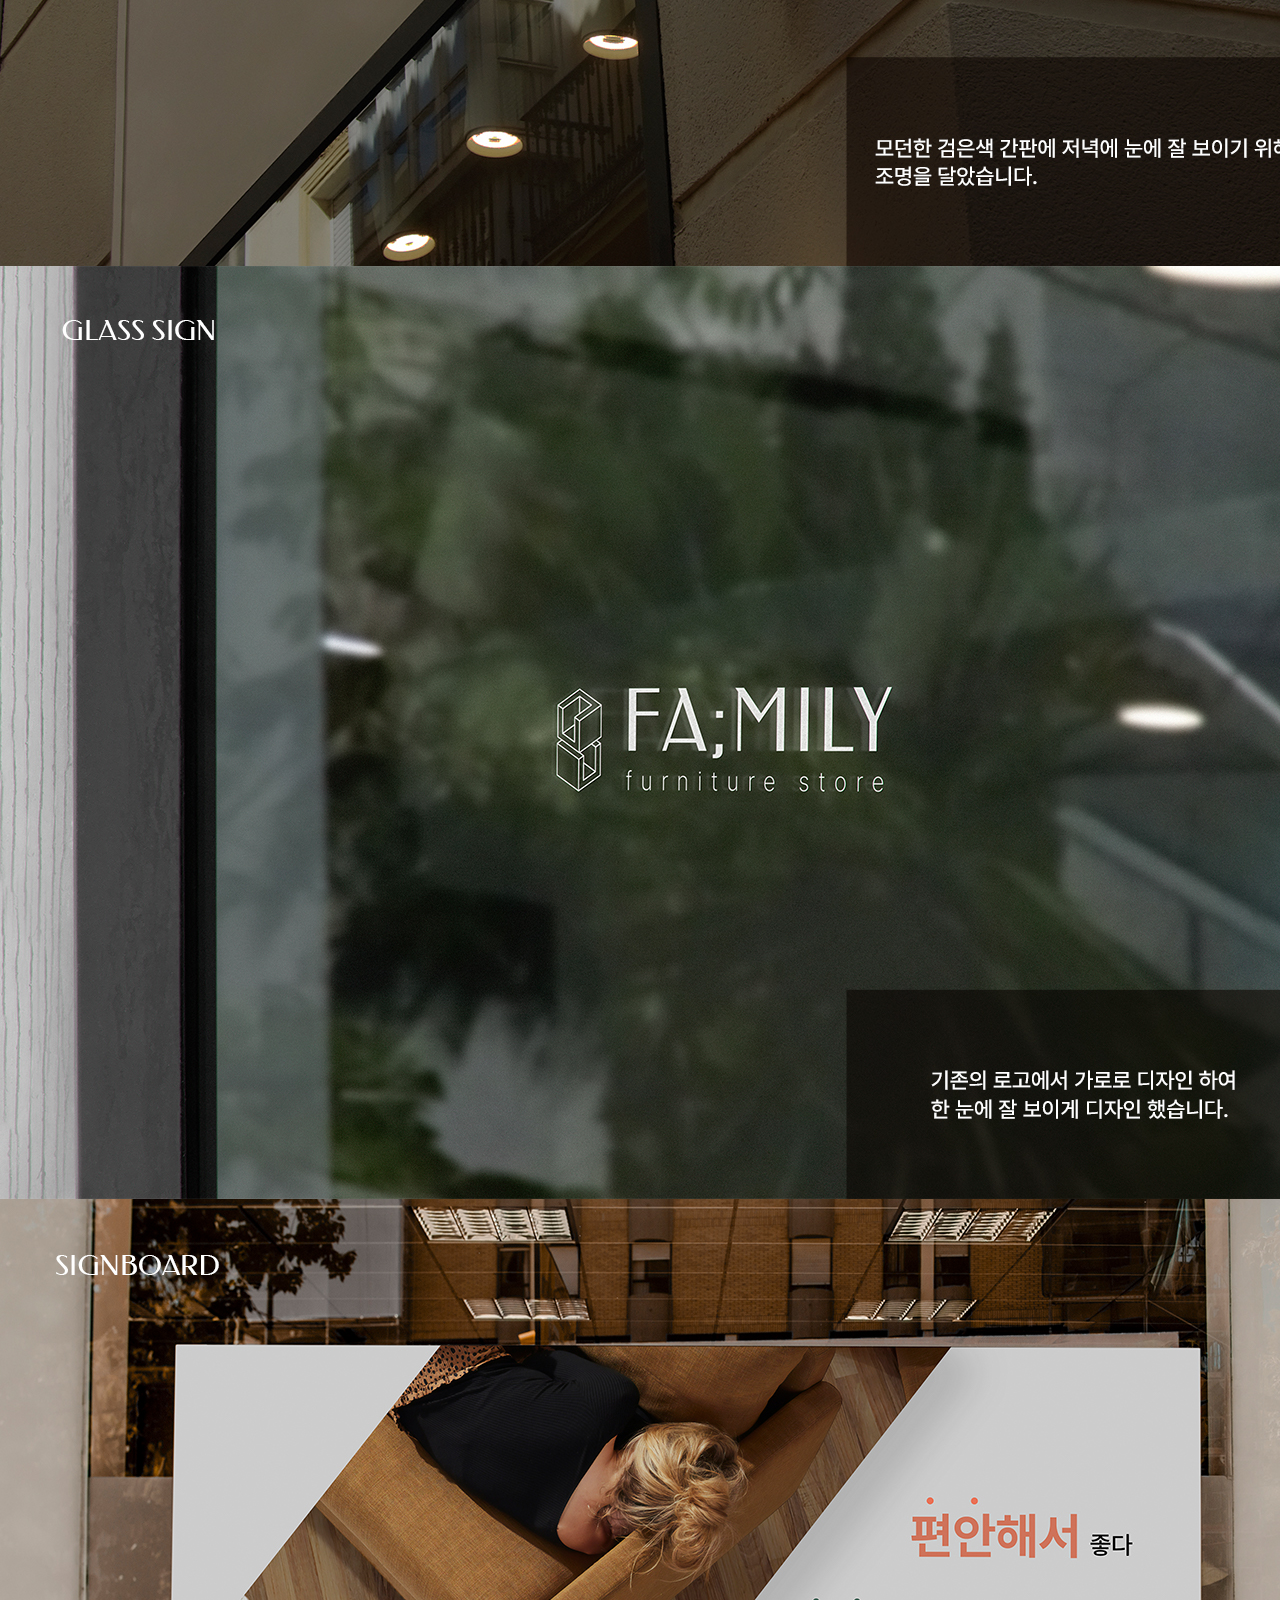
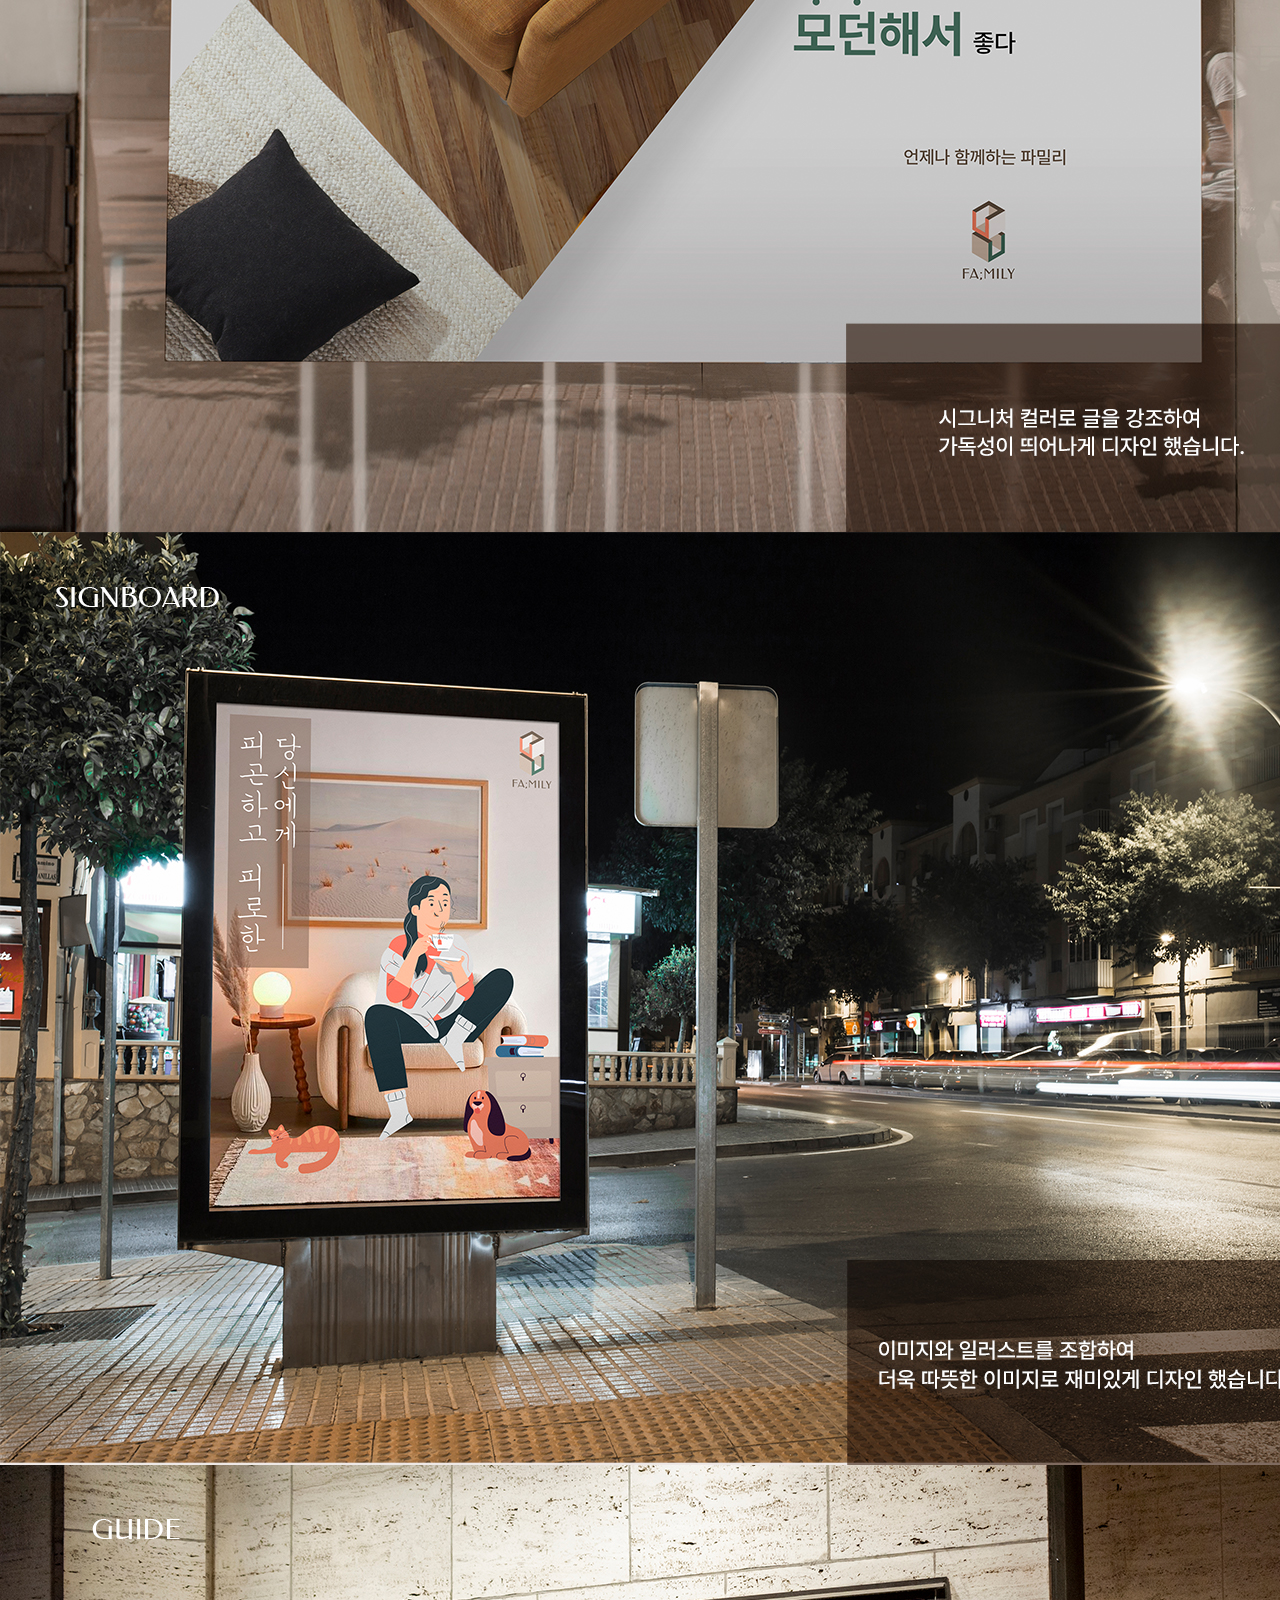
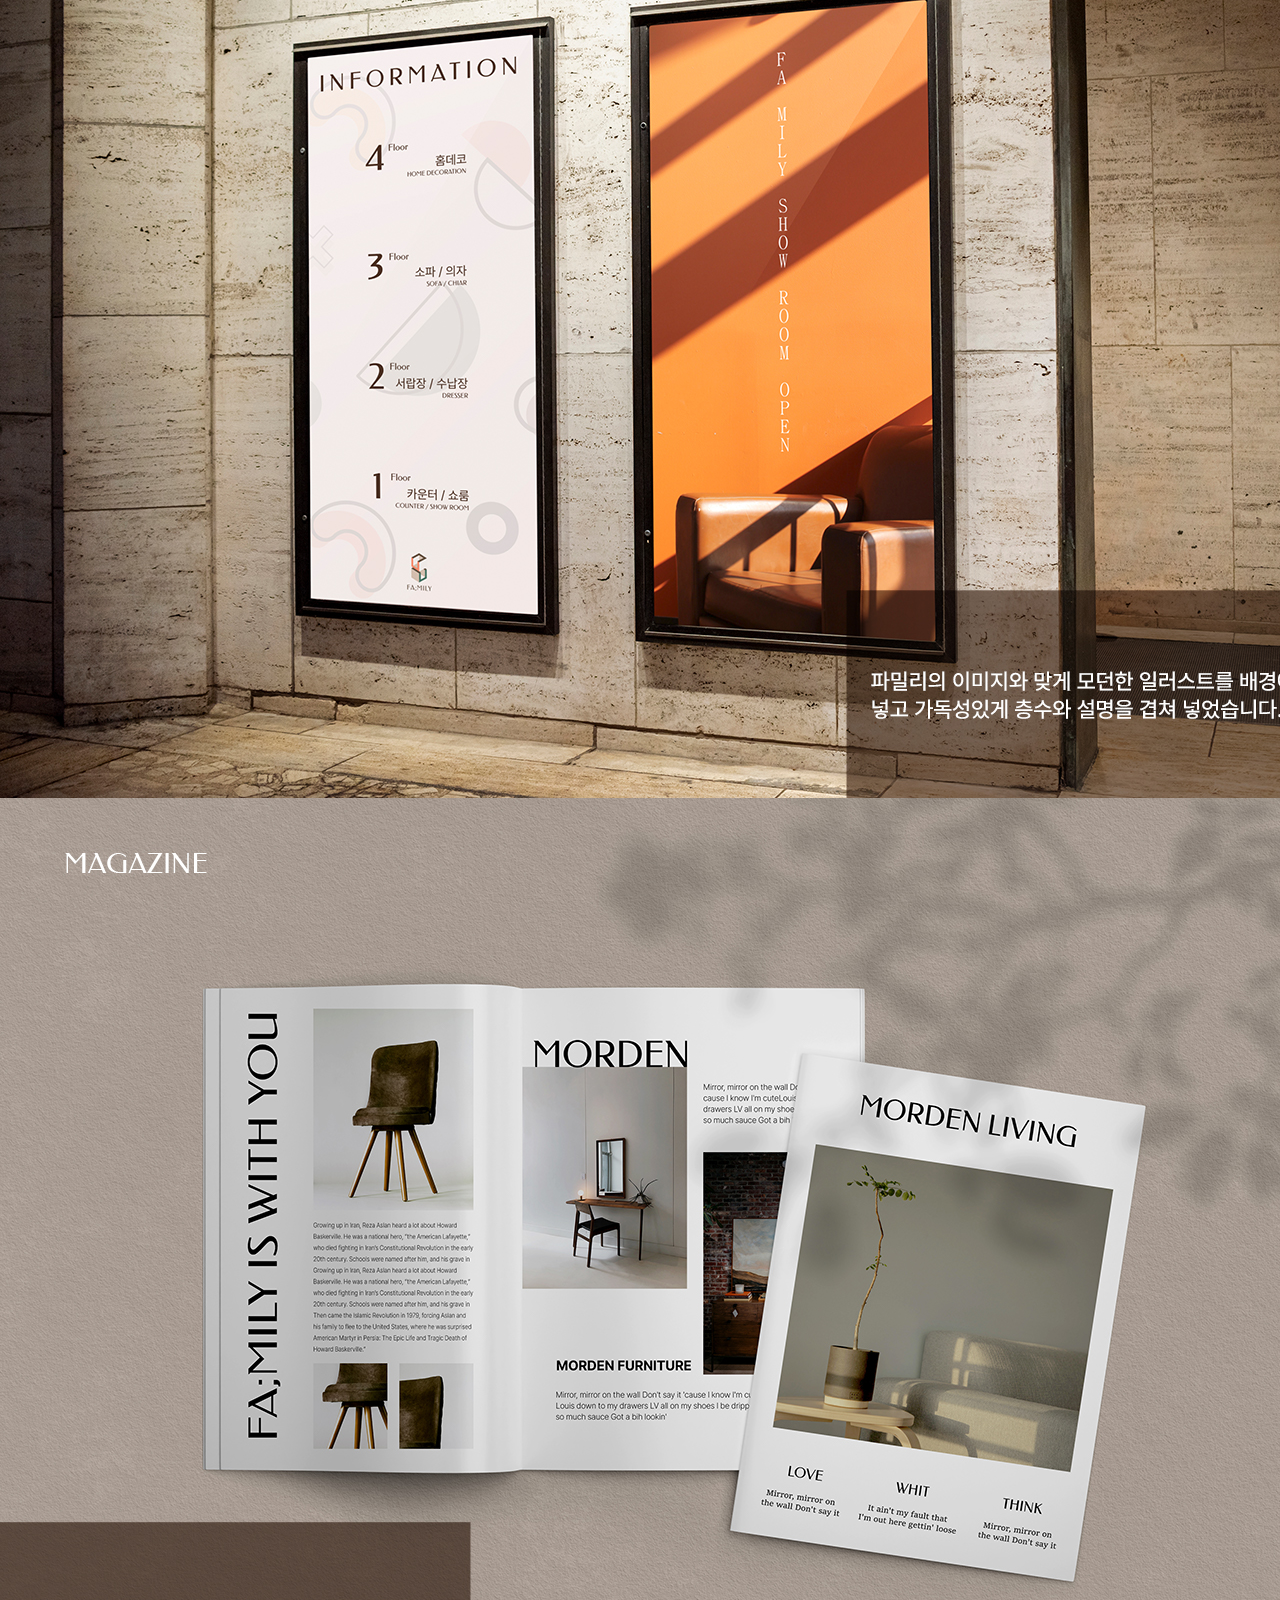
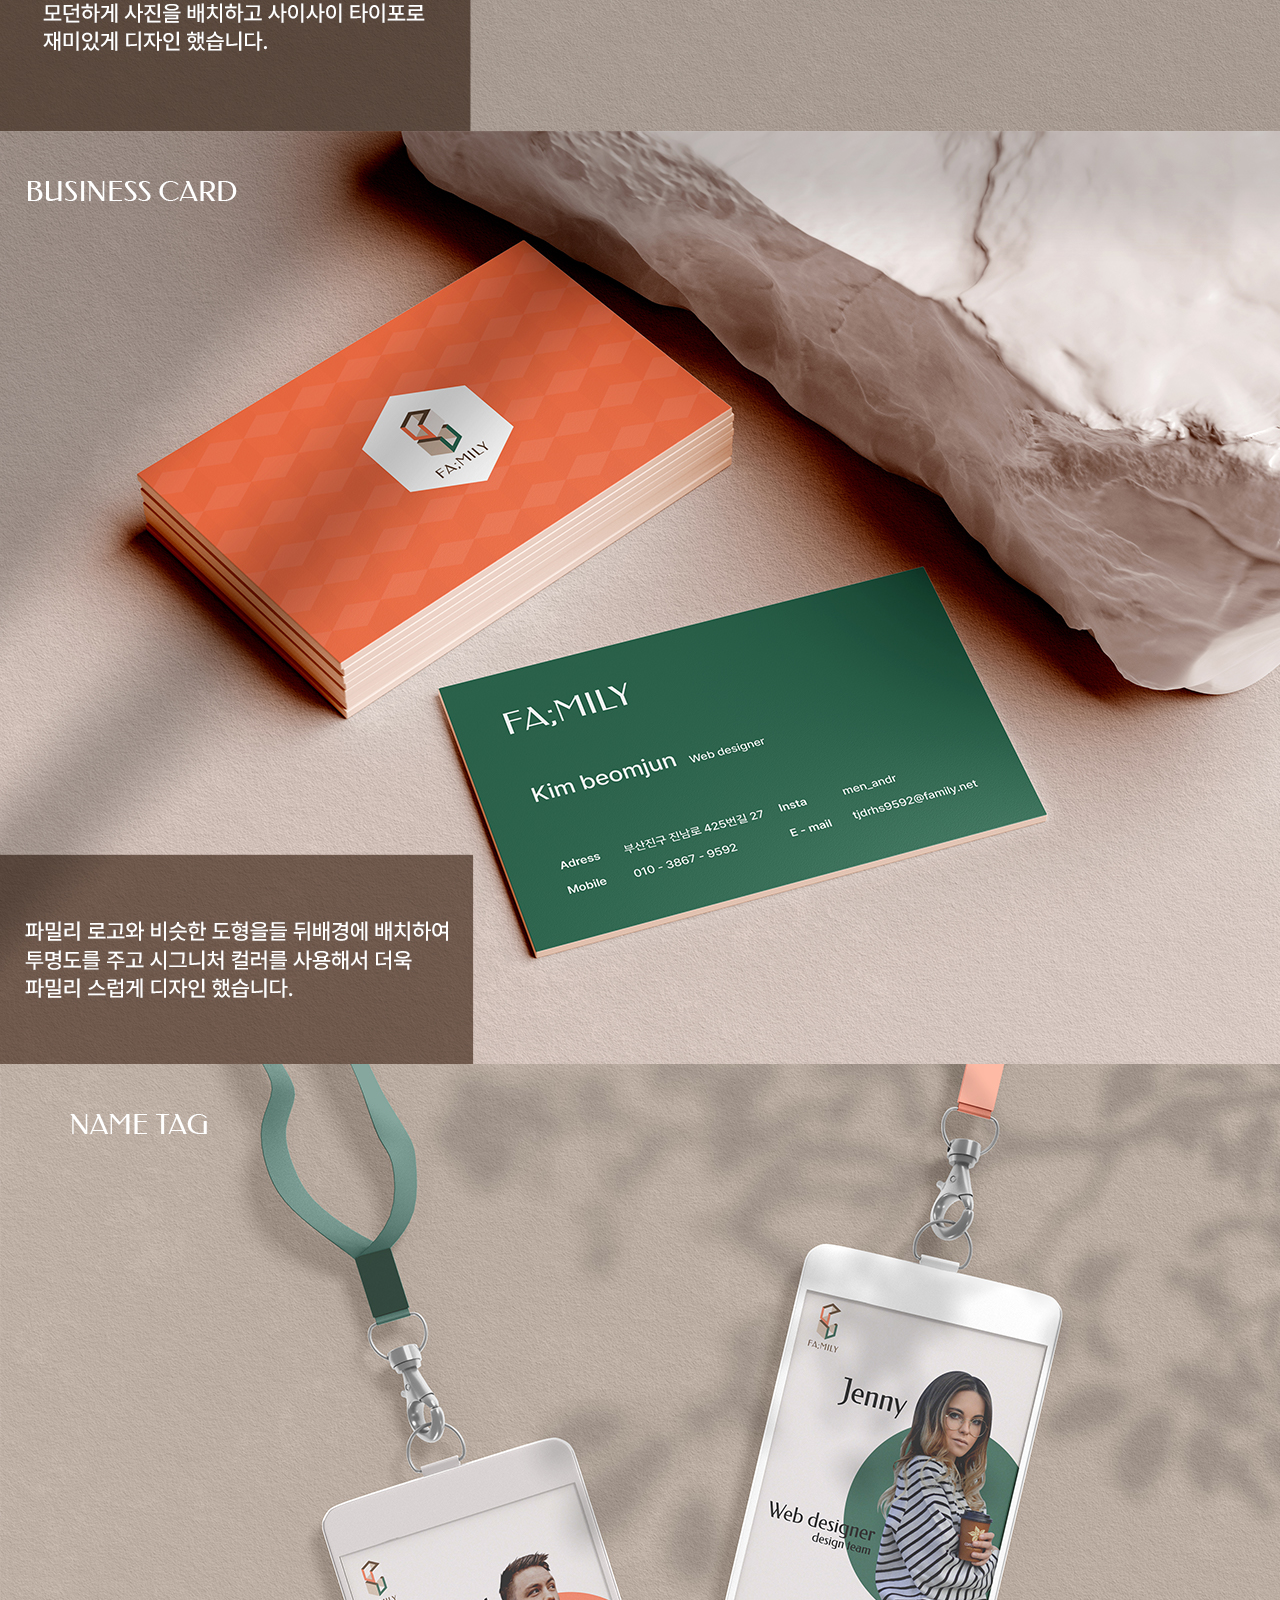
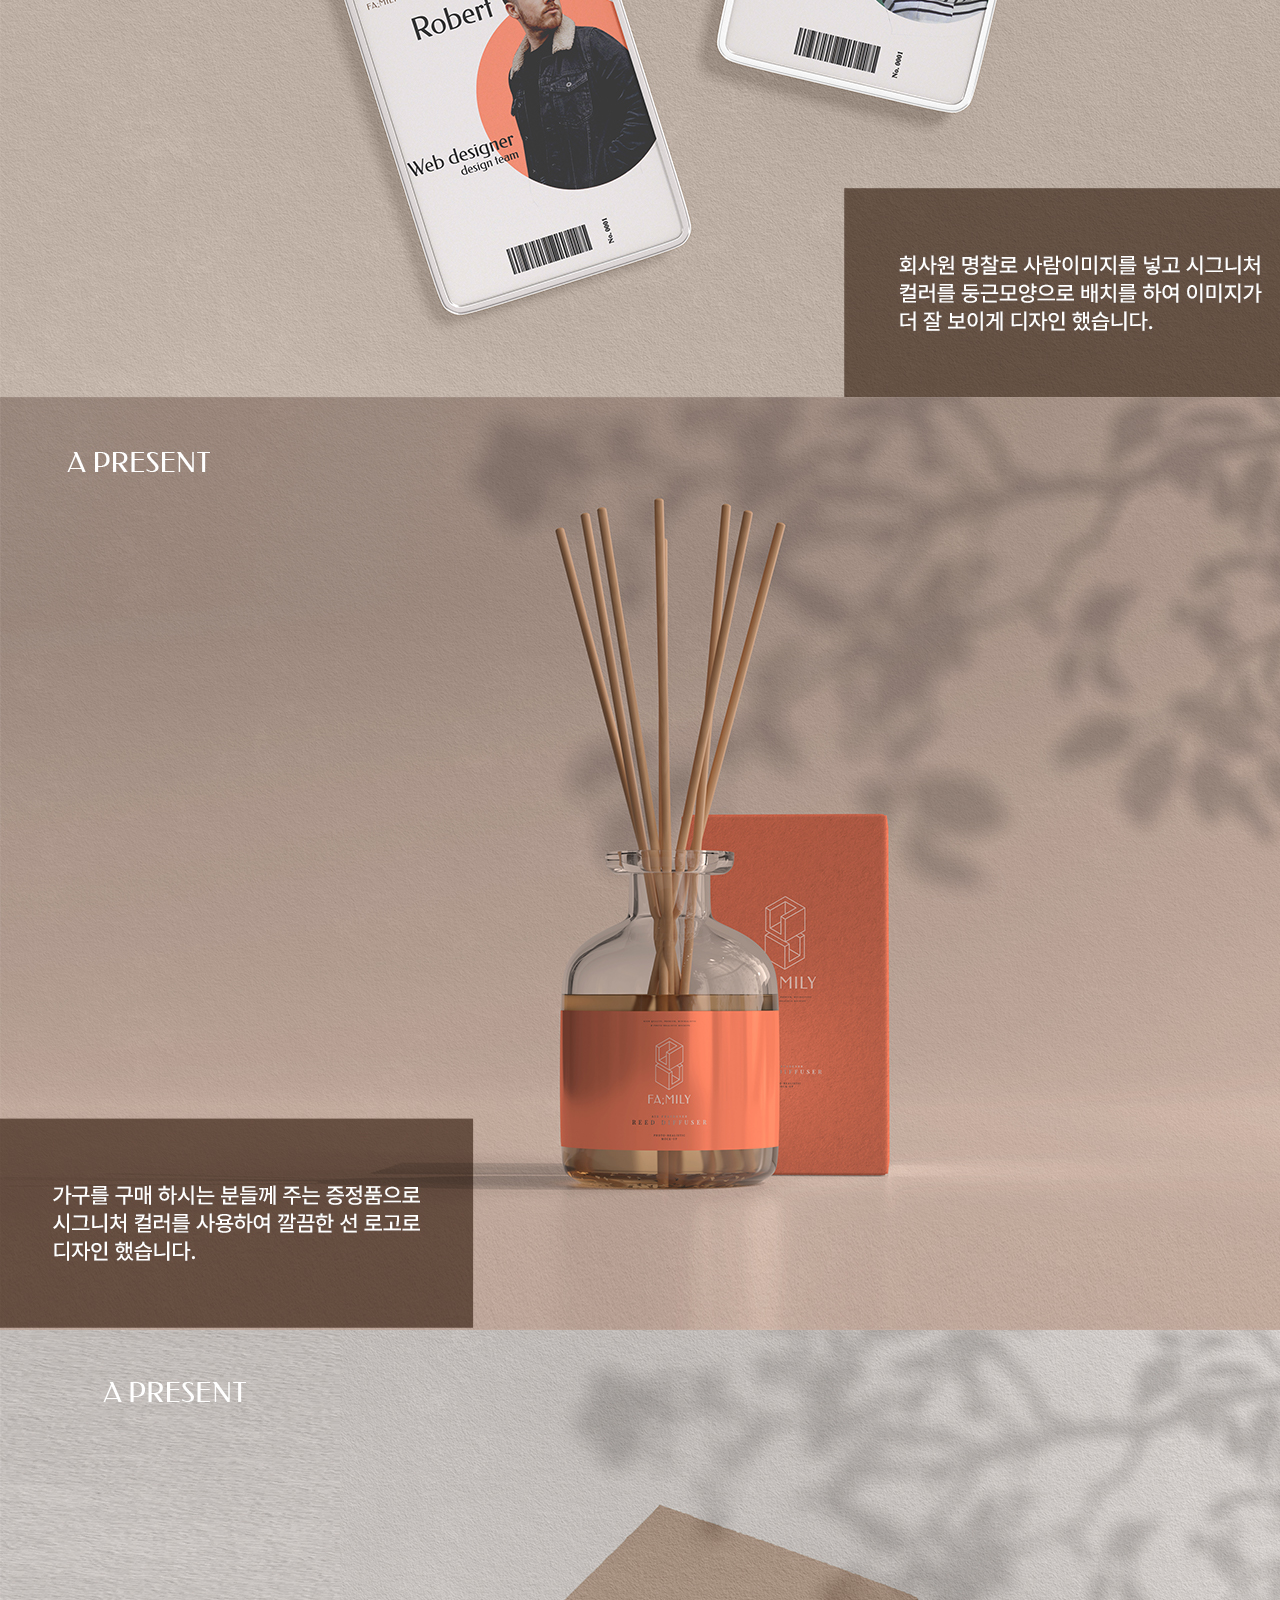
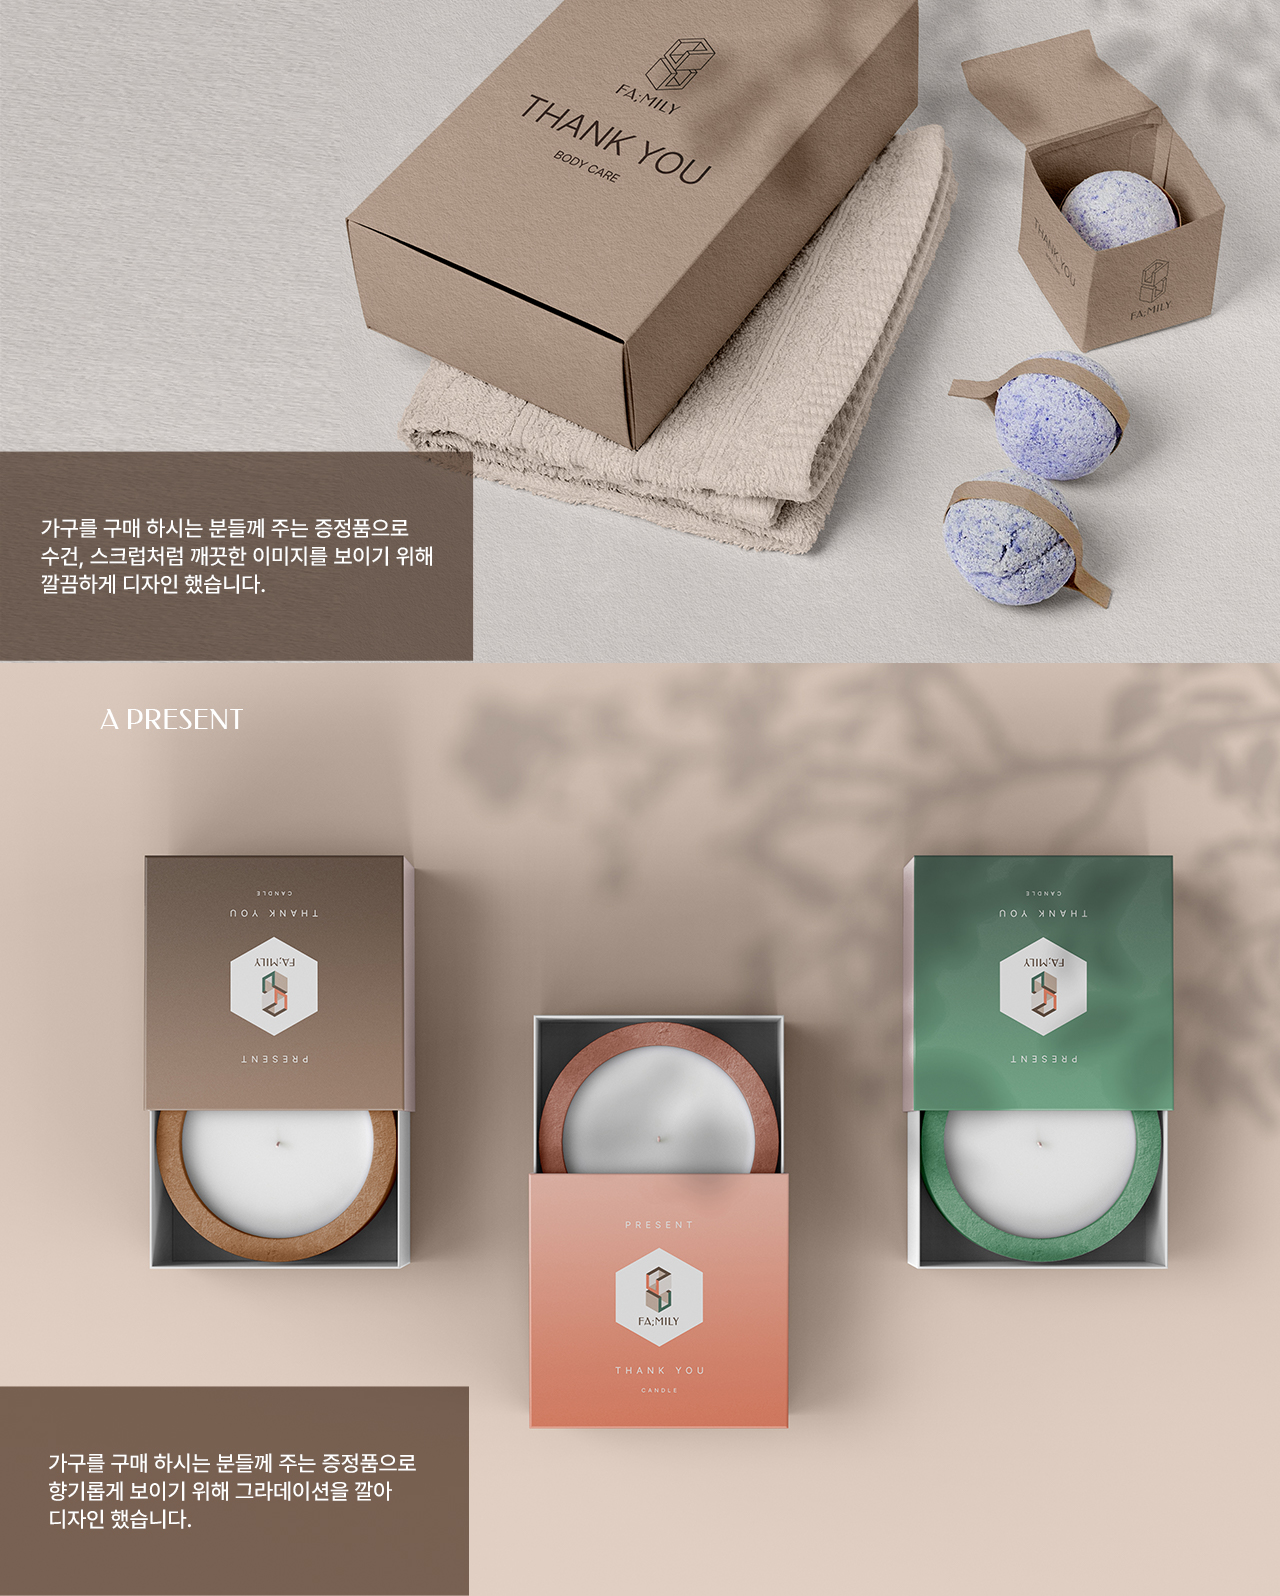
<file: guide/family_bx.html>
<!doctype html>
<html>
	<head>
		<title>family BX</title>
		<link href="./guide_img/logo.png" rel="icon" type="image/png" sizes="32x32">
		<meta charset="utf-8">
		<link href="guide.css" rel="stylesheet" type="text/css">
	</head>
	<body class="brand1">
		<img src="./guide_img/10.jpg" alt="세이바 Web">
		<img src="./guide_img/11.jpg" alt="세이바 Web">
		<img src="./guide_img/12.jpg" alt="세이바 Web">
		<img src="./guide_img/13.jpg" alt="세이바 Web">
		<img src="./guide_img/14.jpg" alt="세이바 Web">
		<img src="./guide_img/15.jpg" alt="세이바 Web">
		<img src="./guide_img/16.jpg" alt="세이바 Web">
		<img src="./guide_img/17.jpg" alt="세이바 Web">
		<img src="./guide_img/18.jpg" alt="세이바 Web">
		<img src="./guide_img/19.jpg" alt="세이바 Web">
		<img src="./guide_img/20.jpg" alt="세이바 Web">
		<img src="./guide_img/21.jpg" alt="세이바 Web">

		<ul class="btn_1">  
			<li><a href="#">top</a><li> 
			<li><a href="../index.html">home</a><li>
		</ul>
	</body>	
</html>
</file>
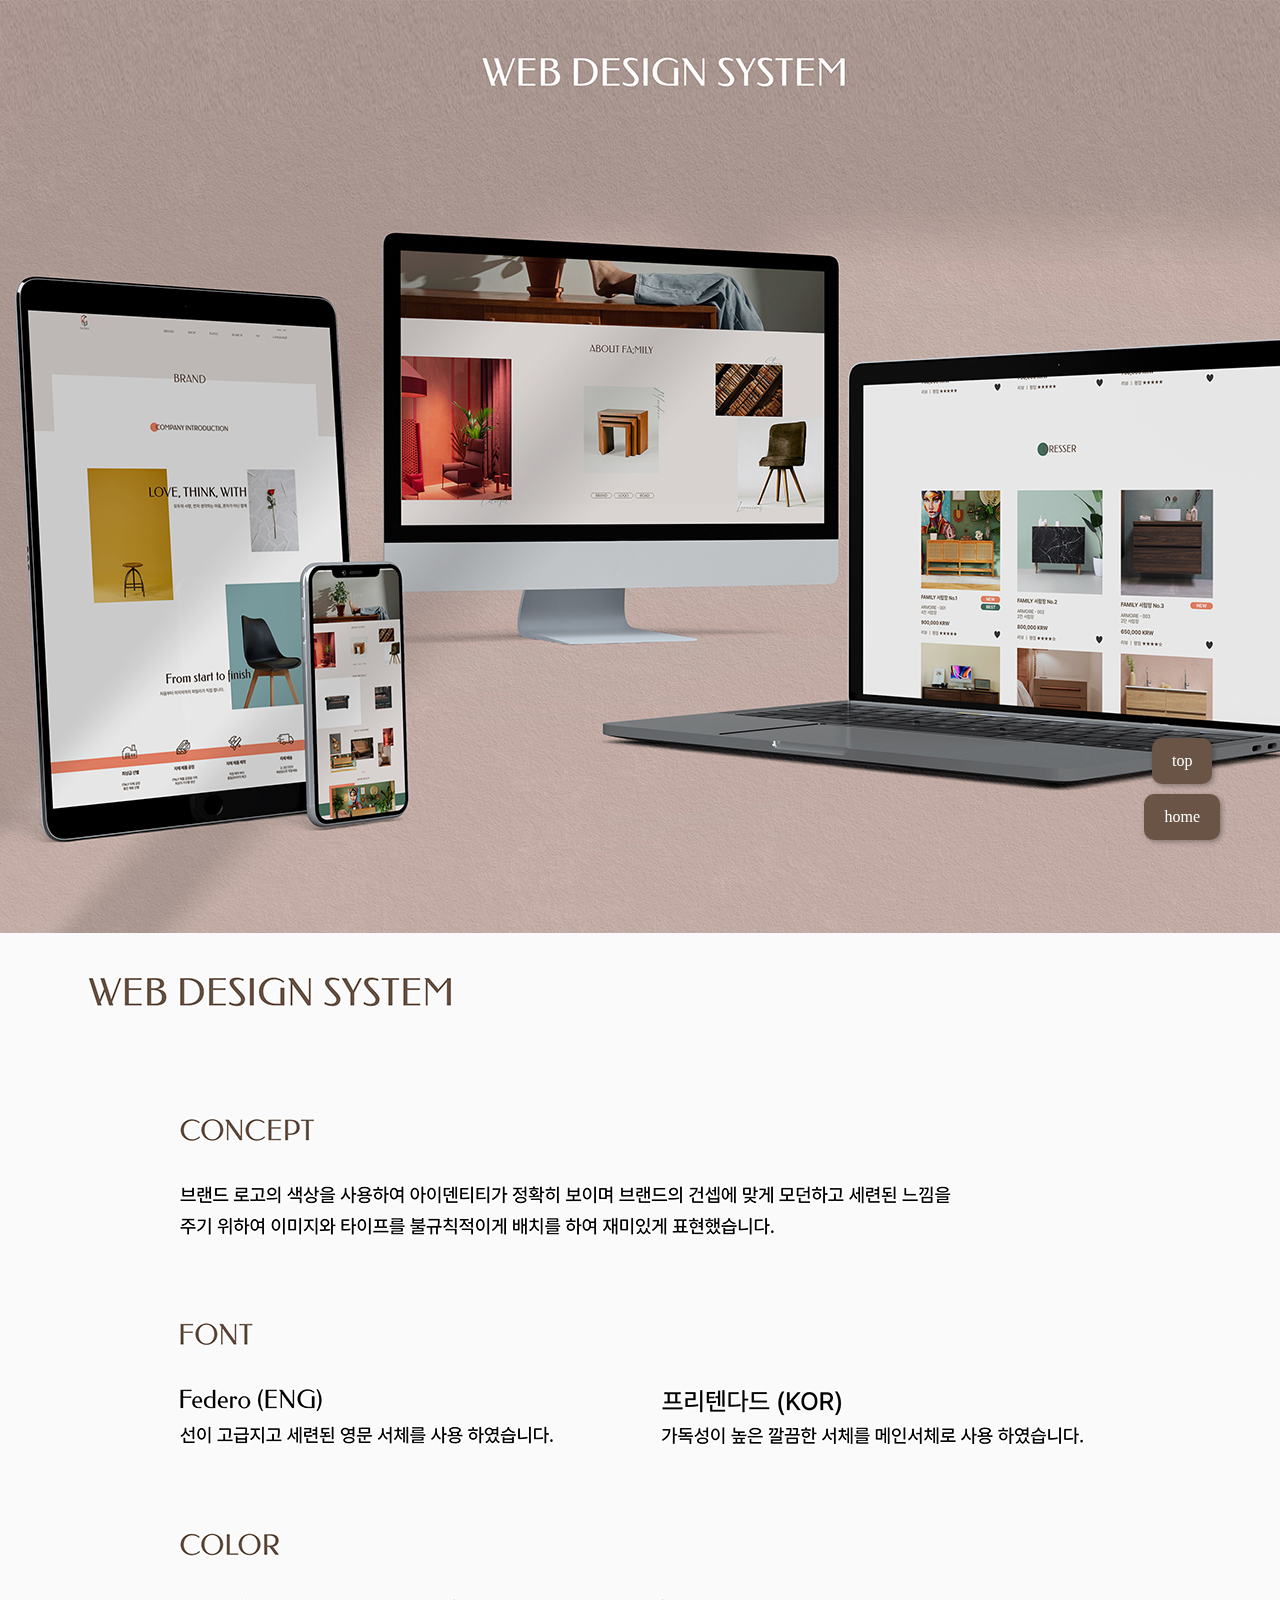
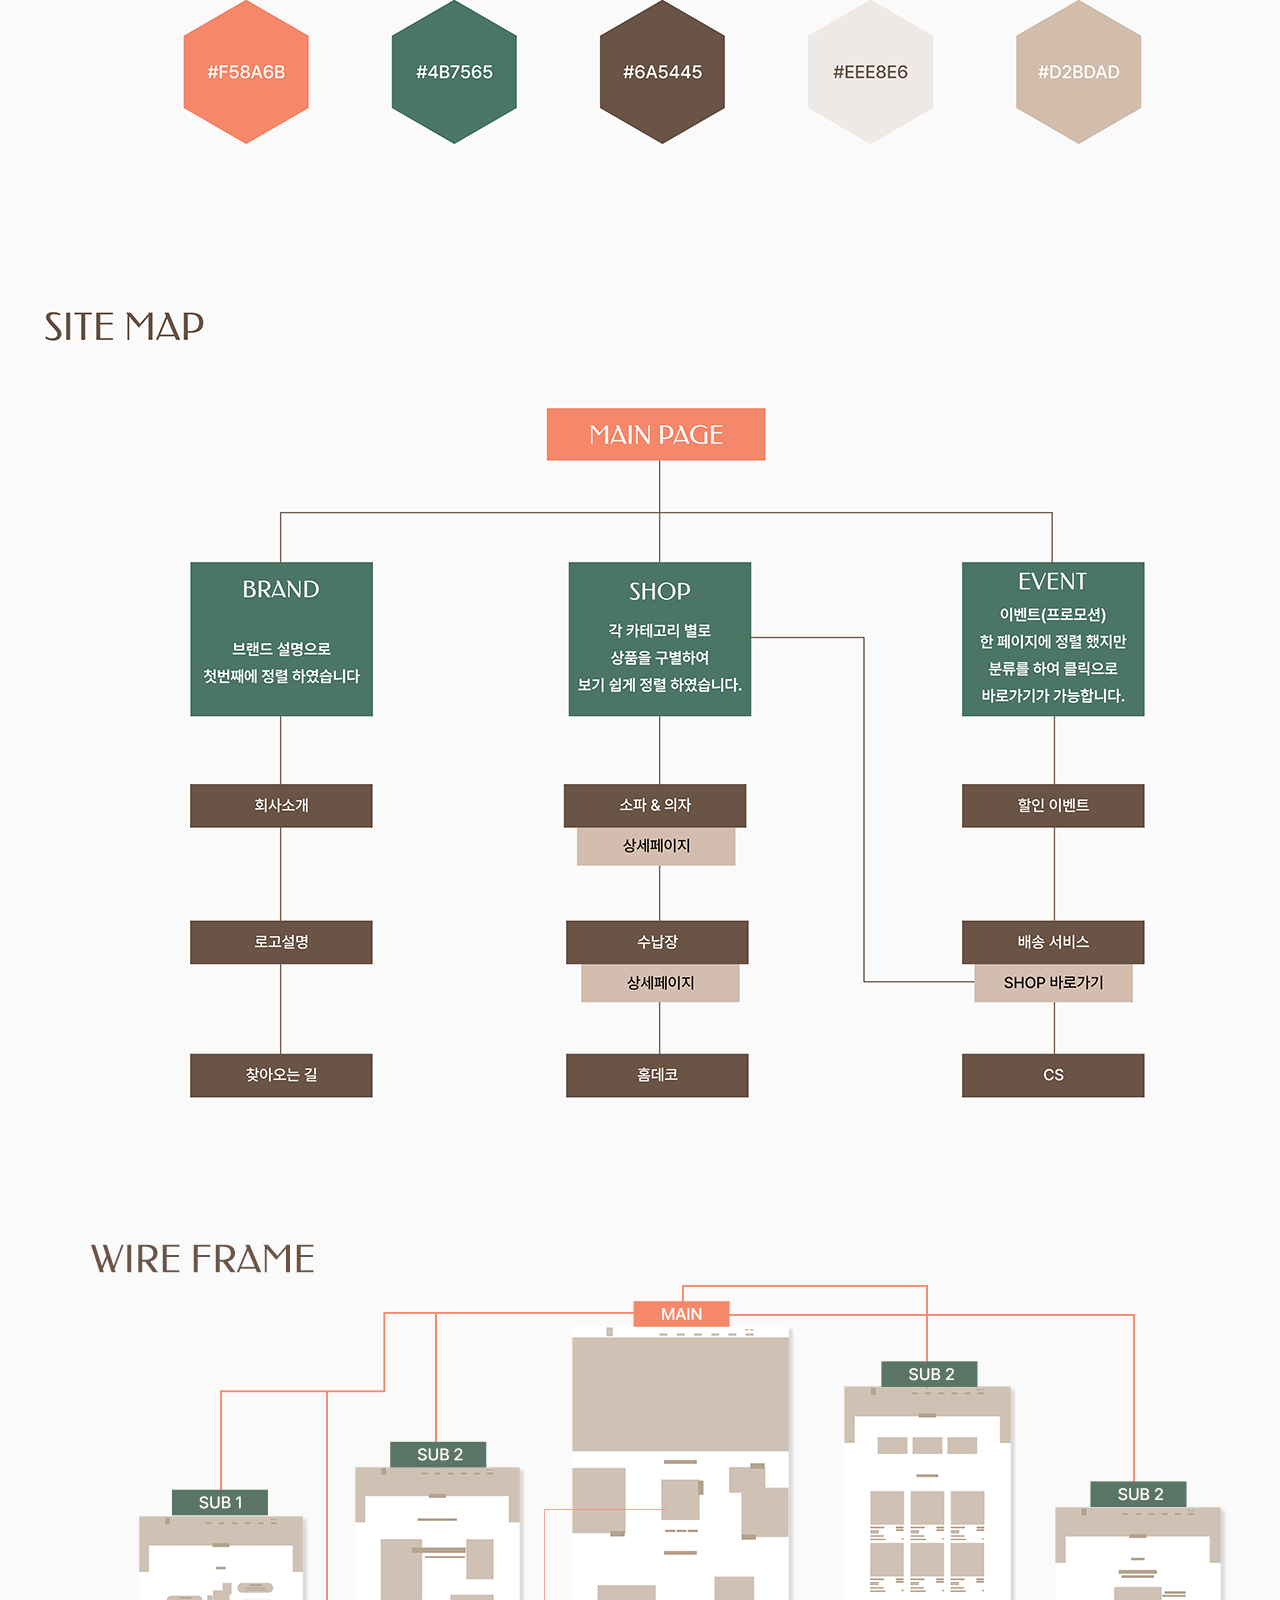
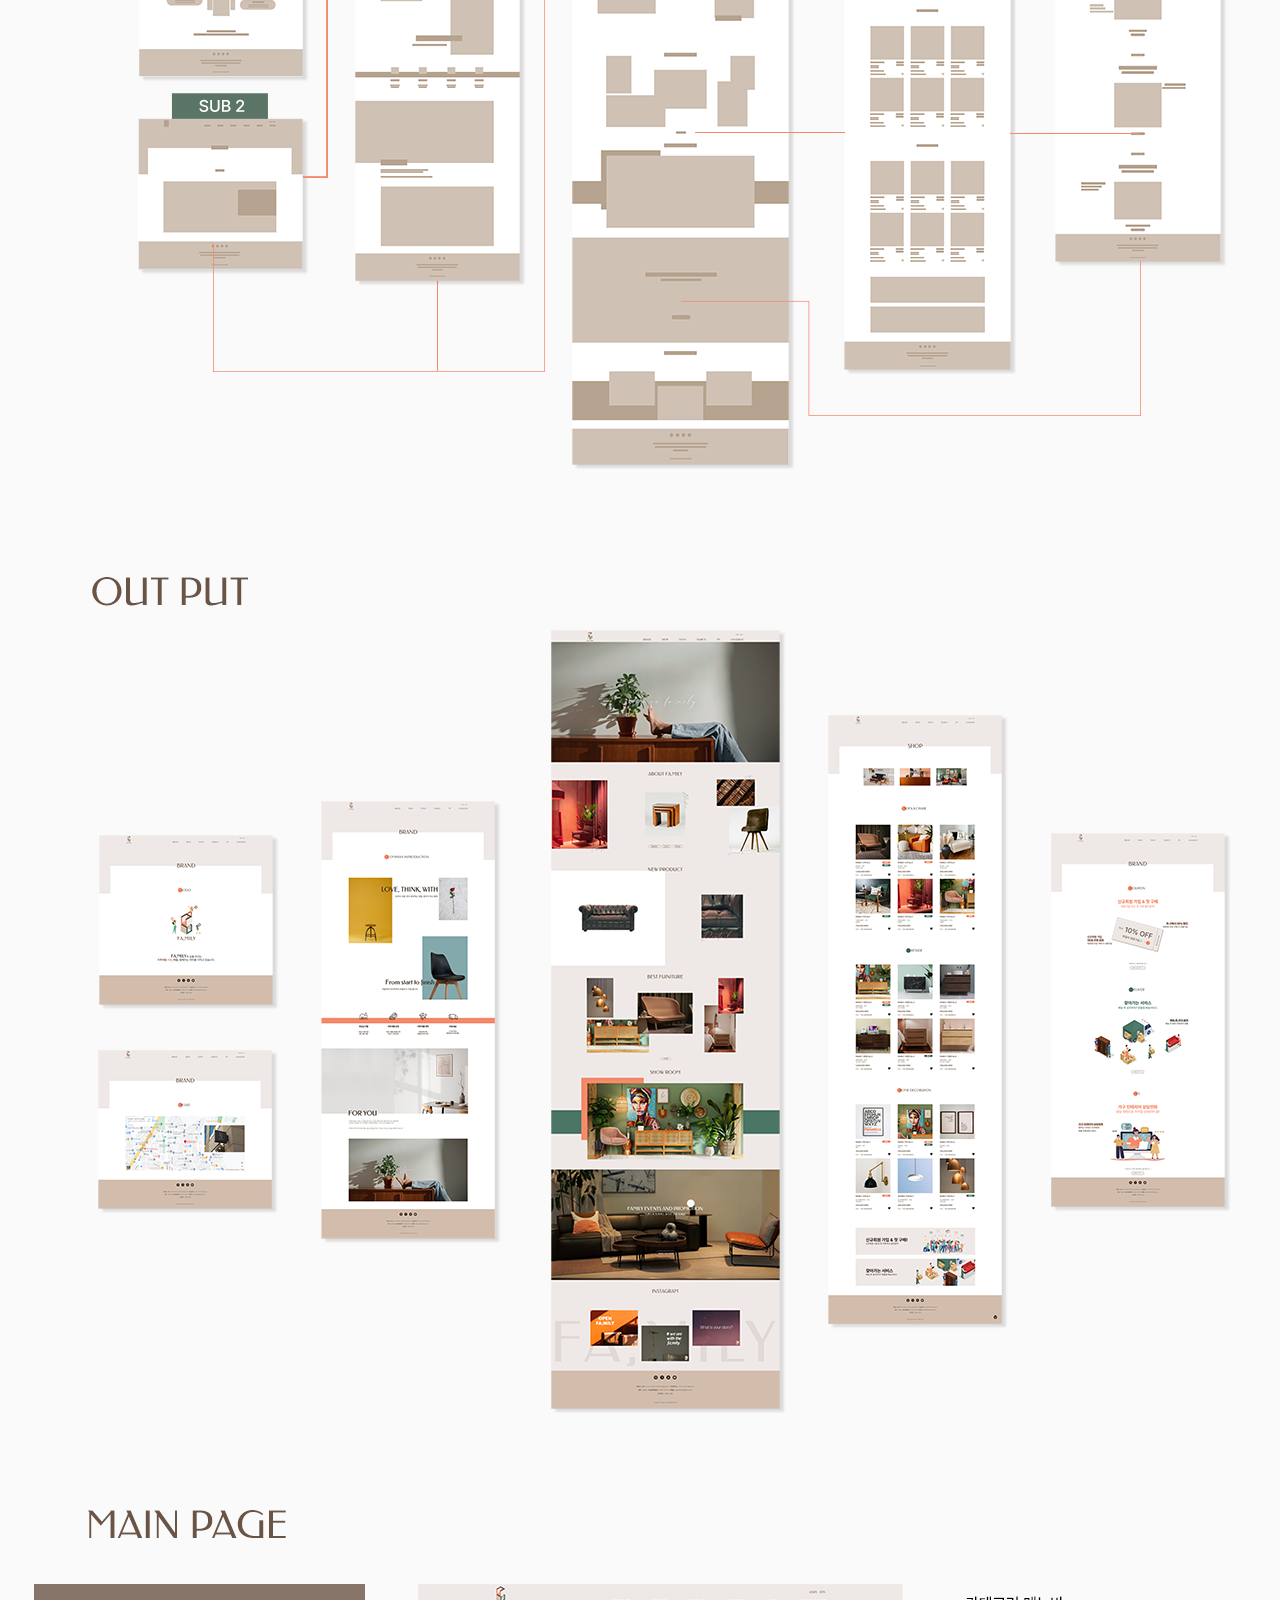
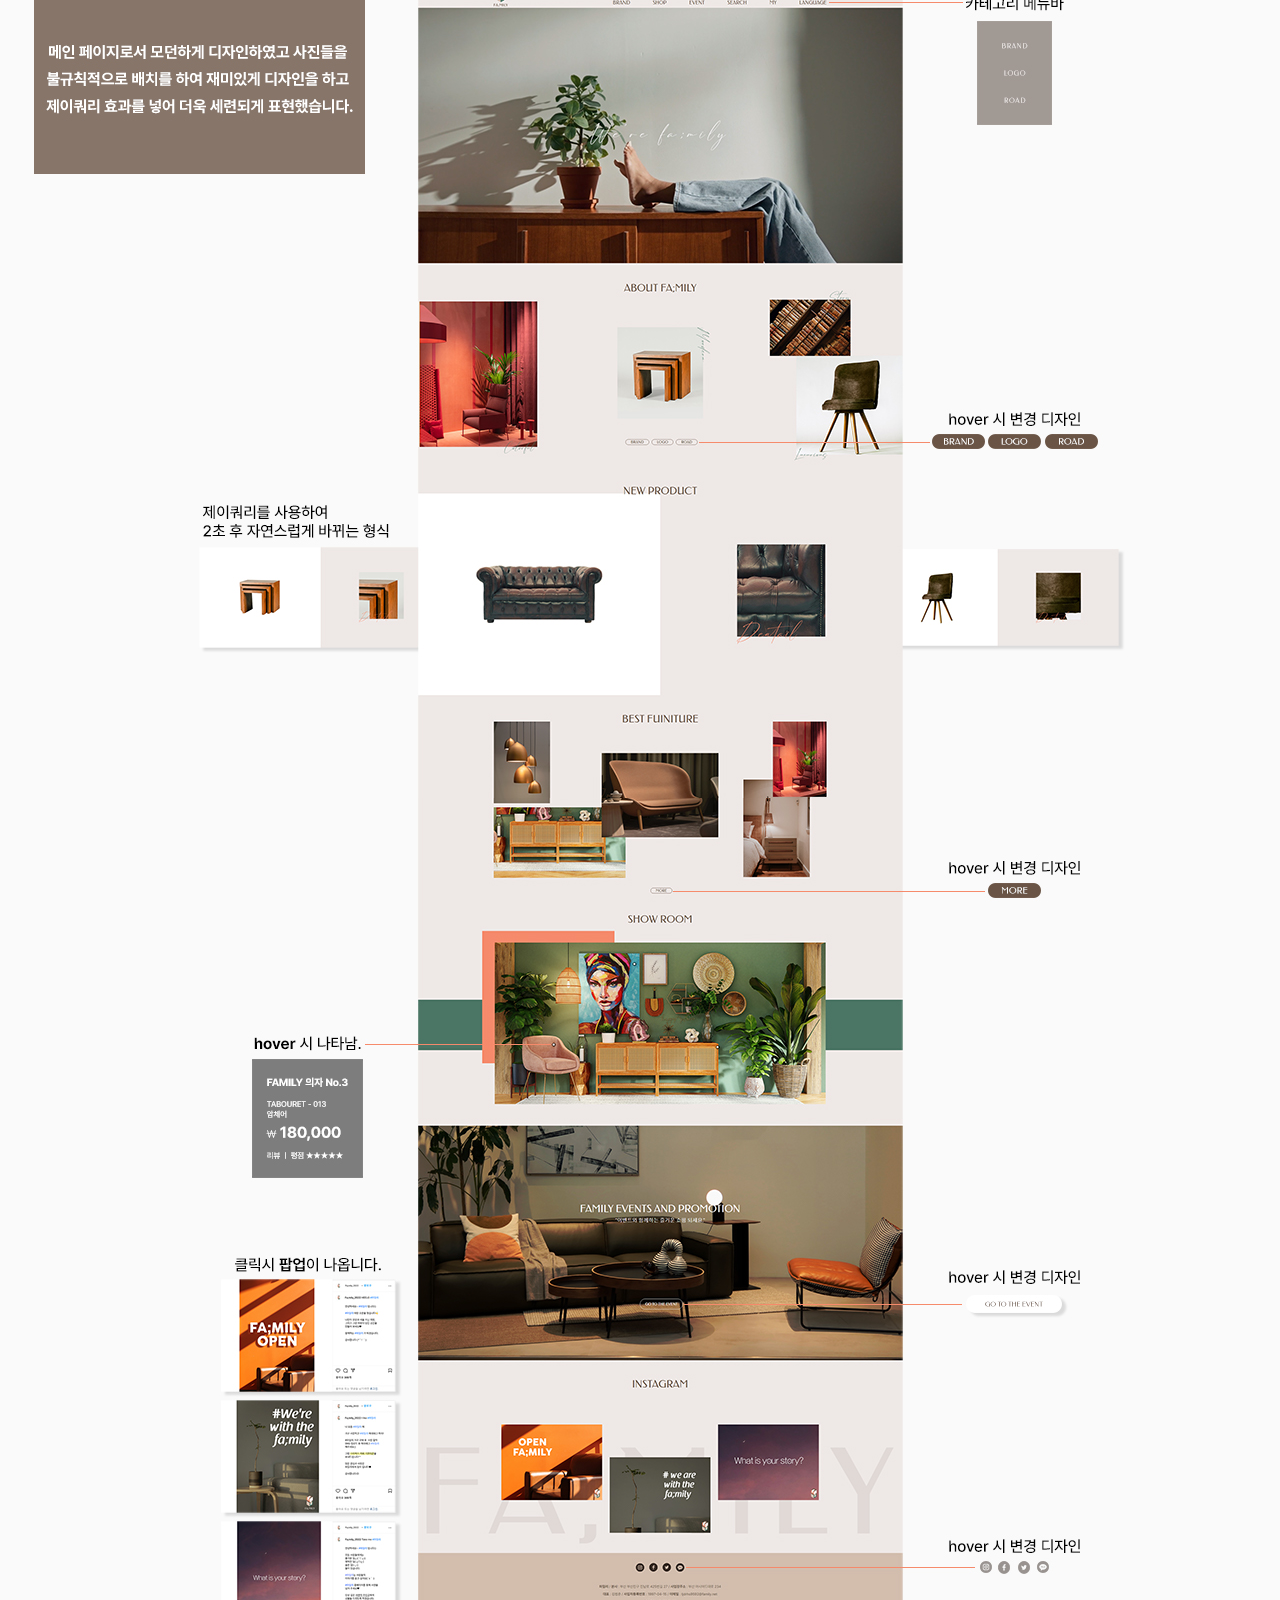
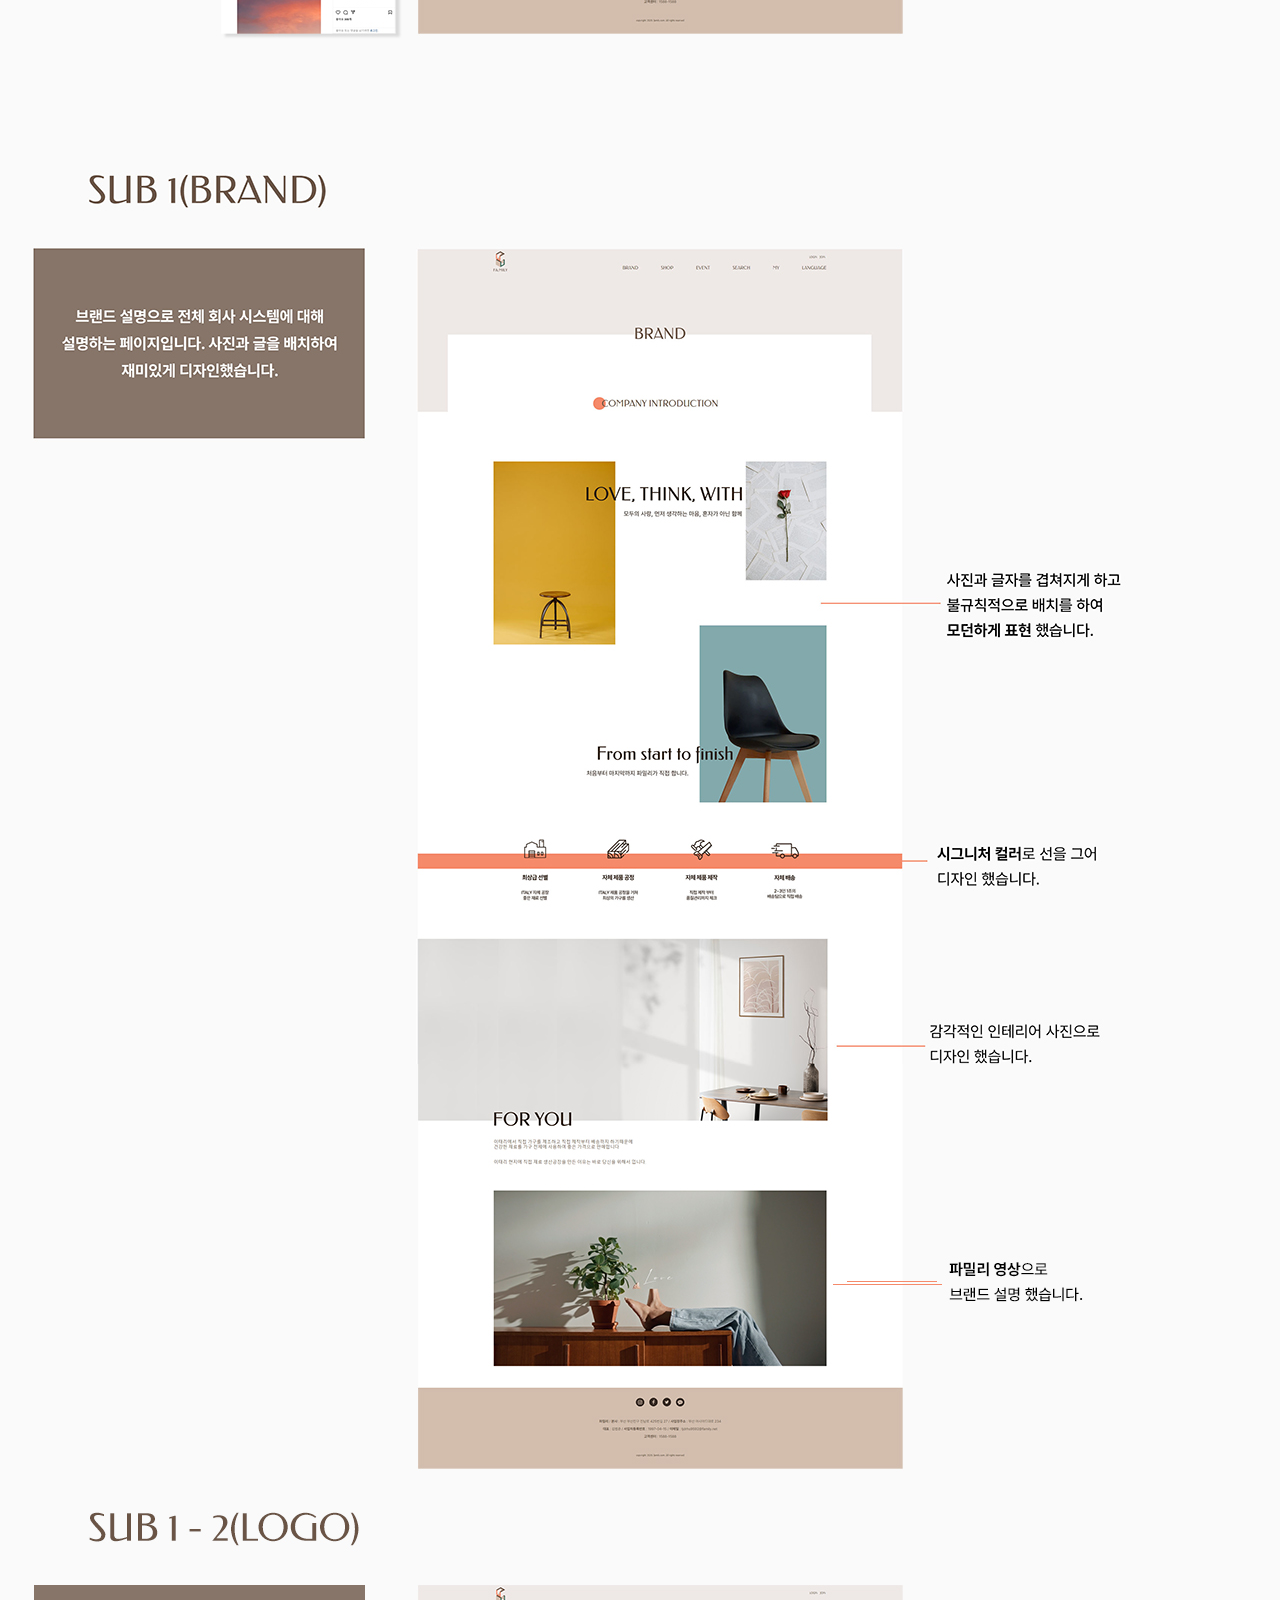
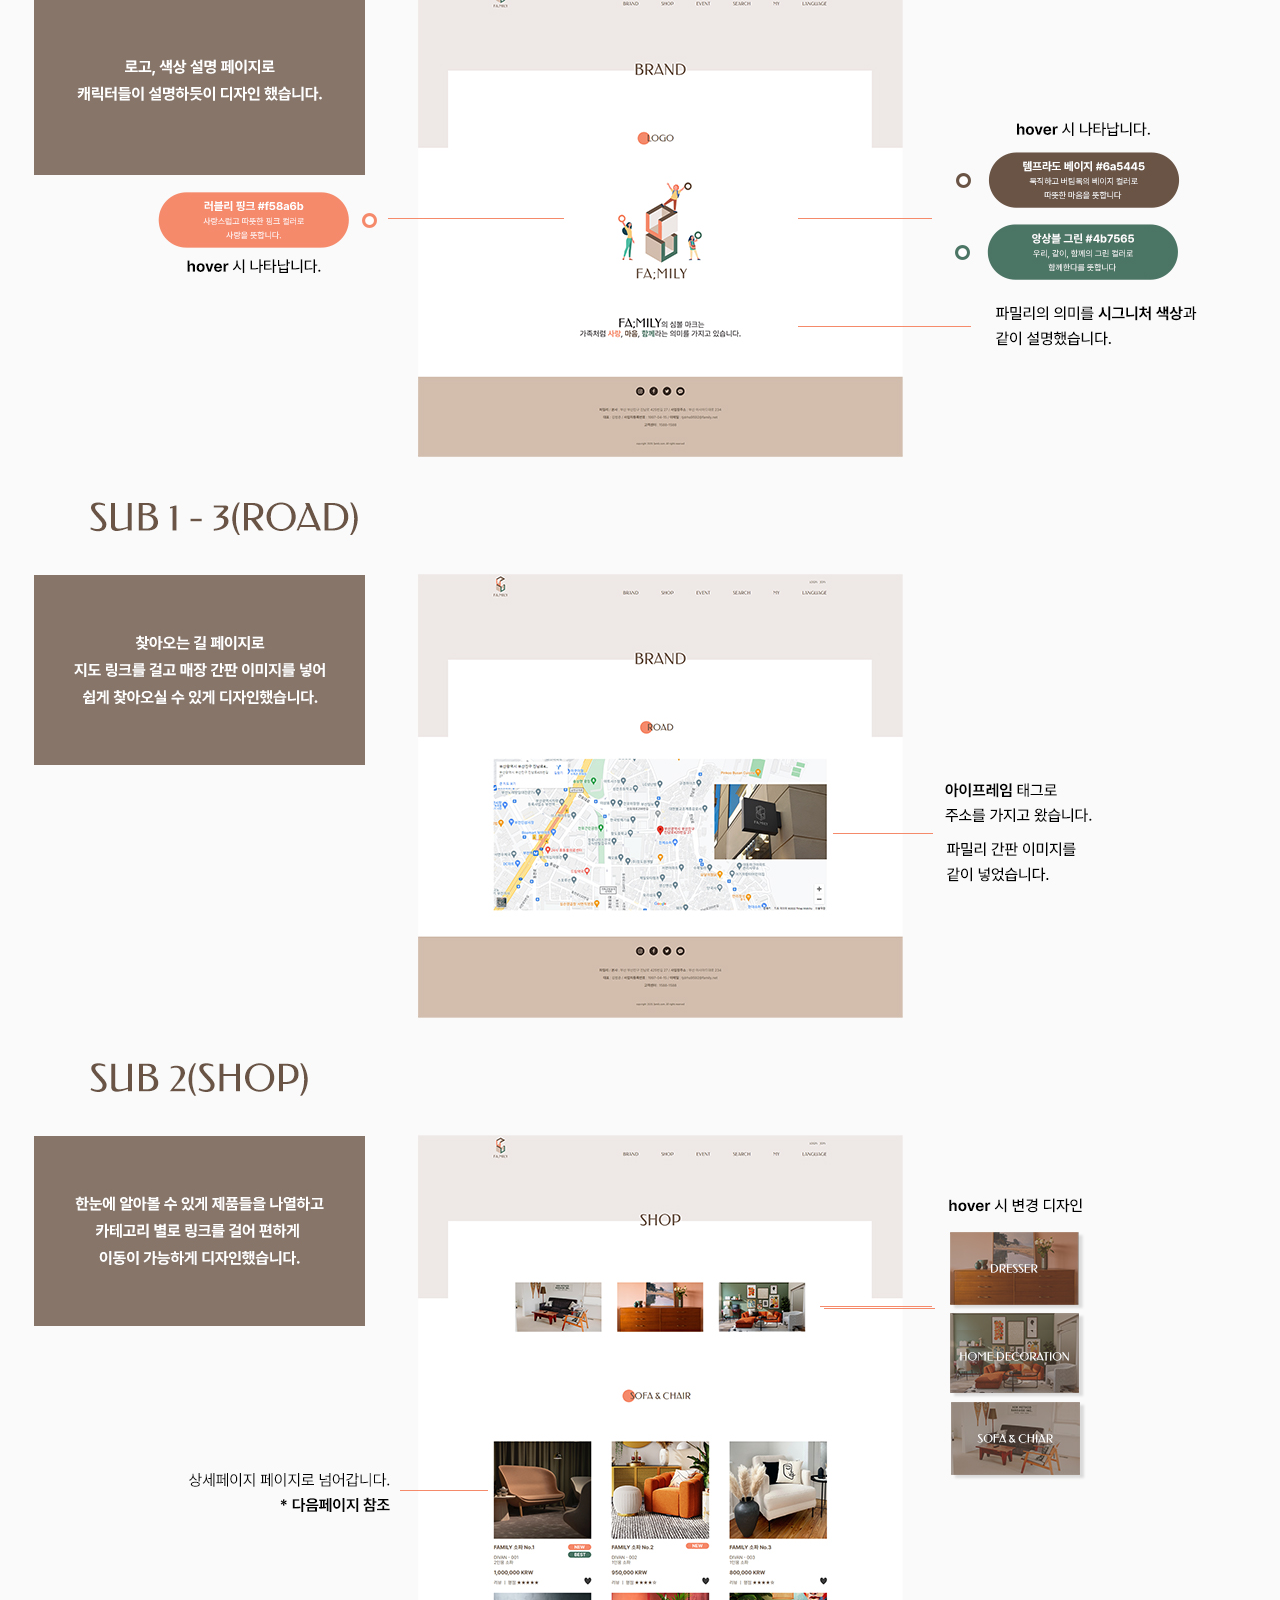
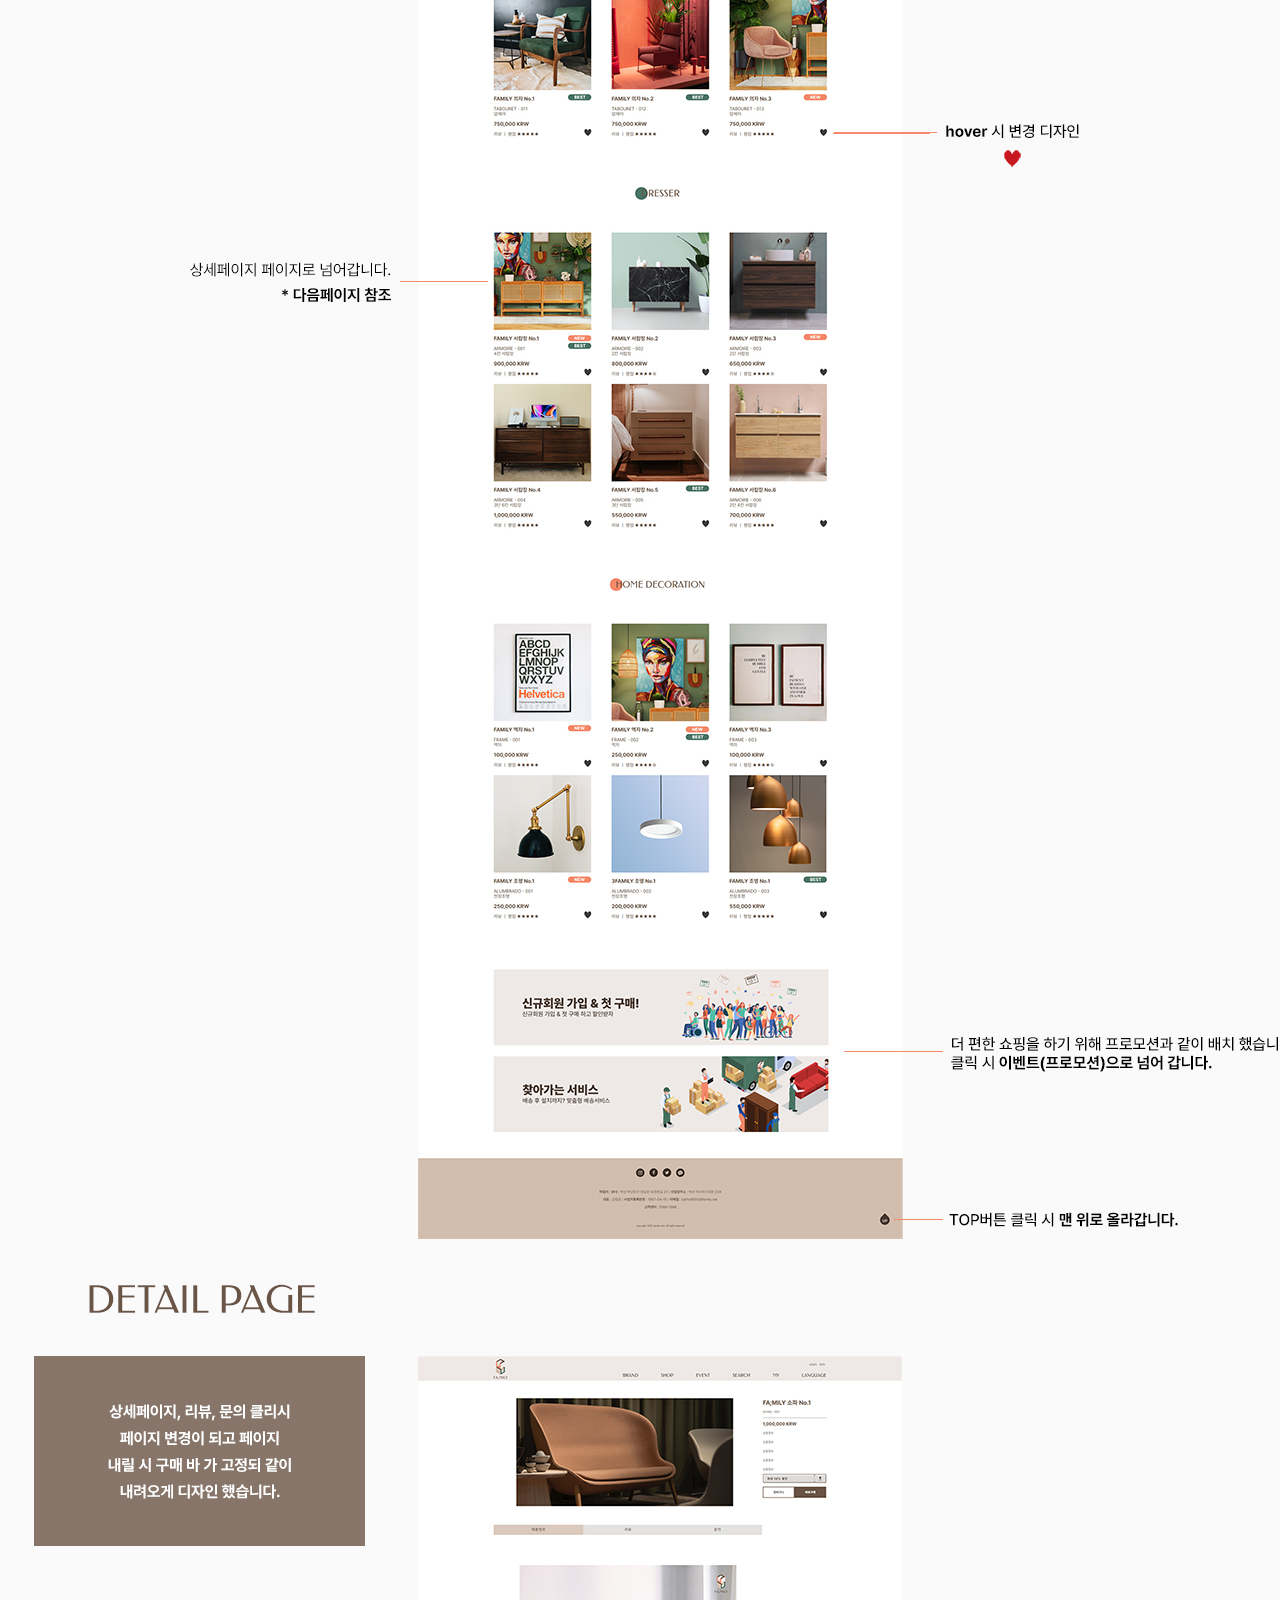
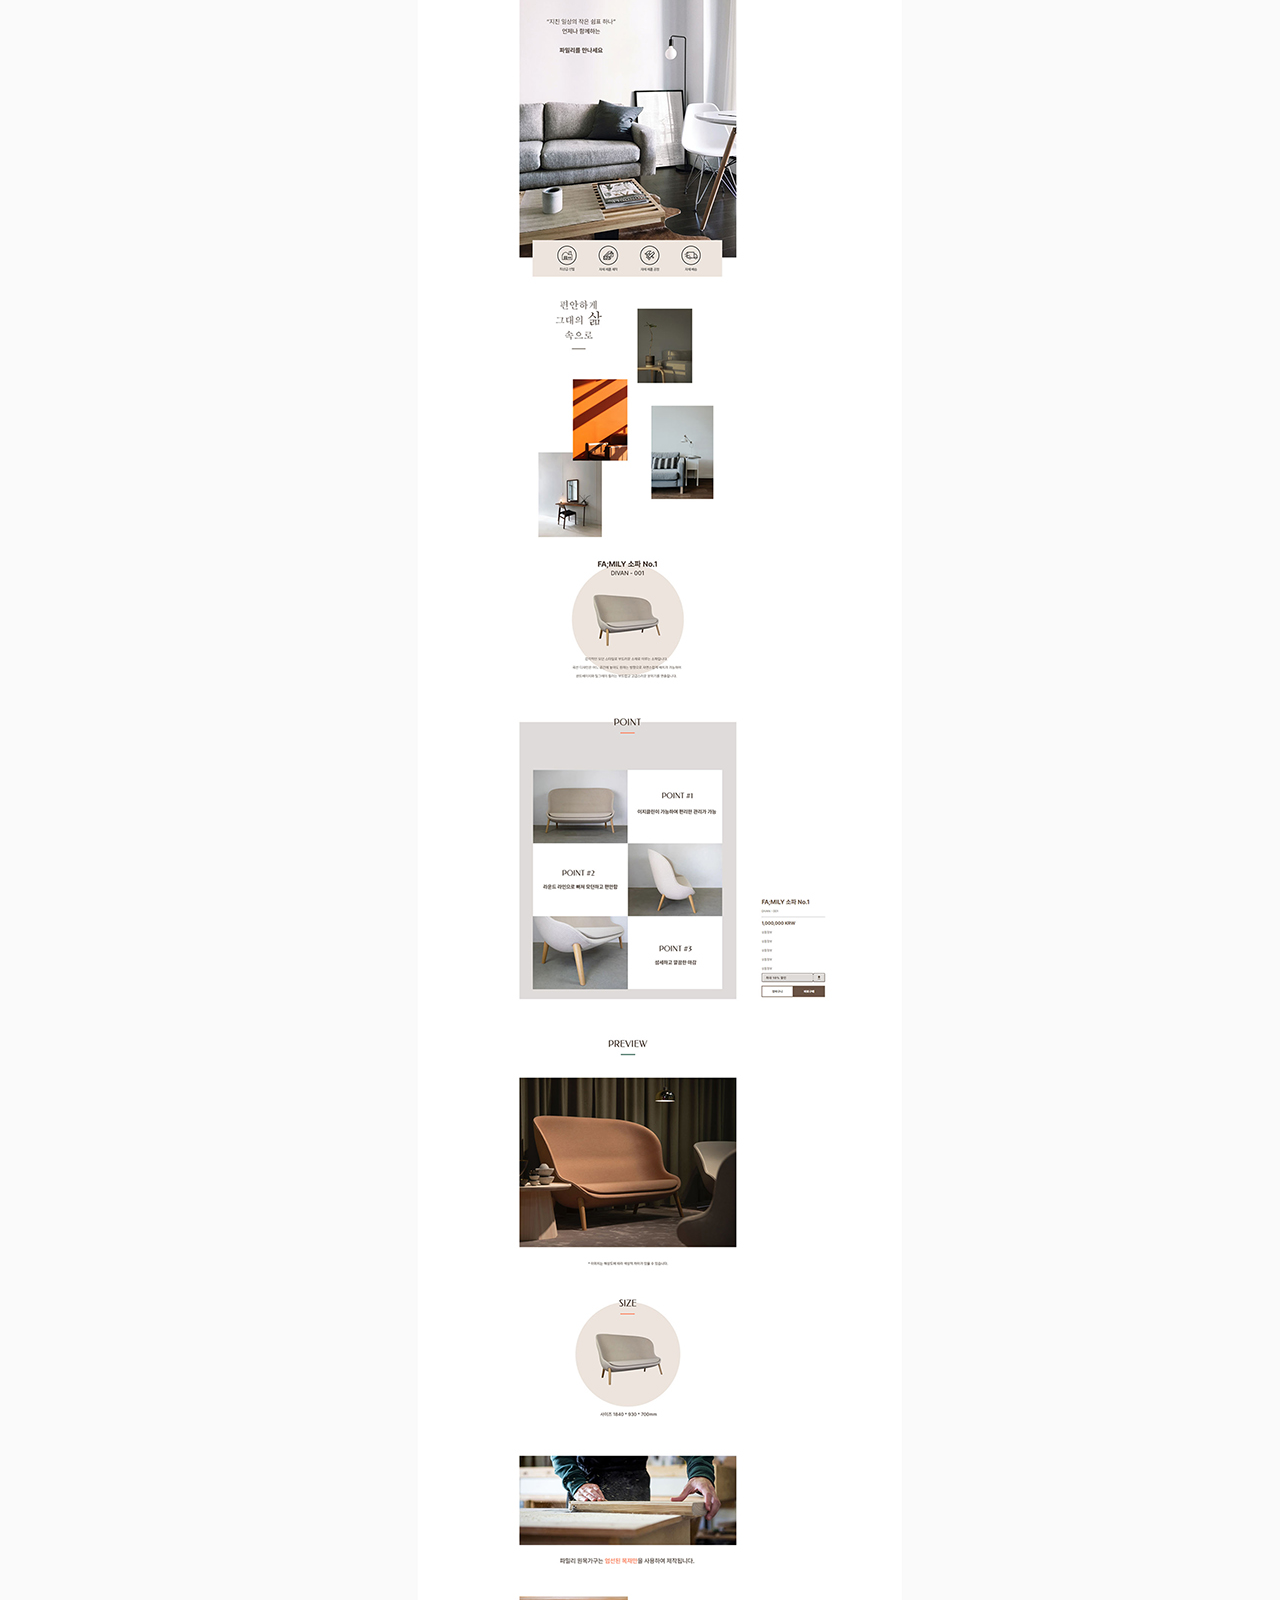
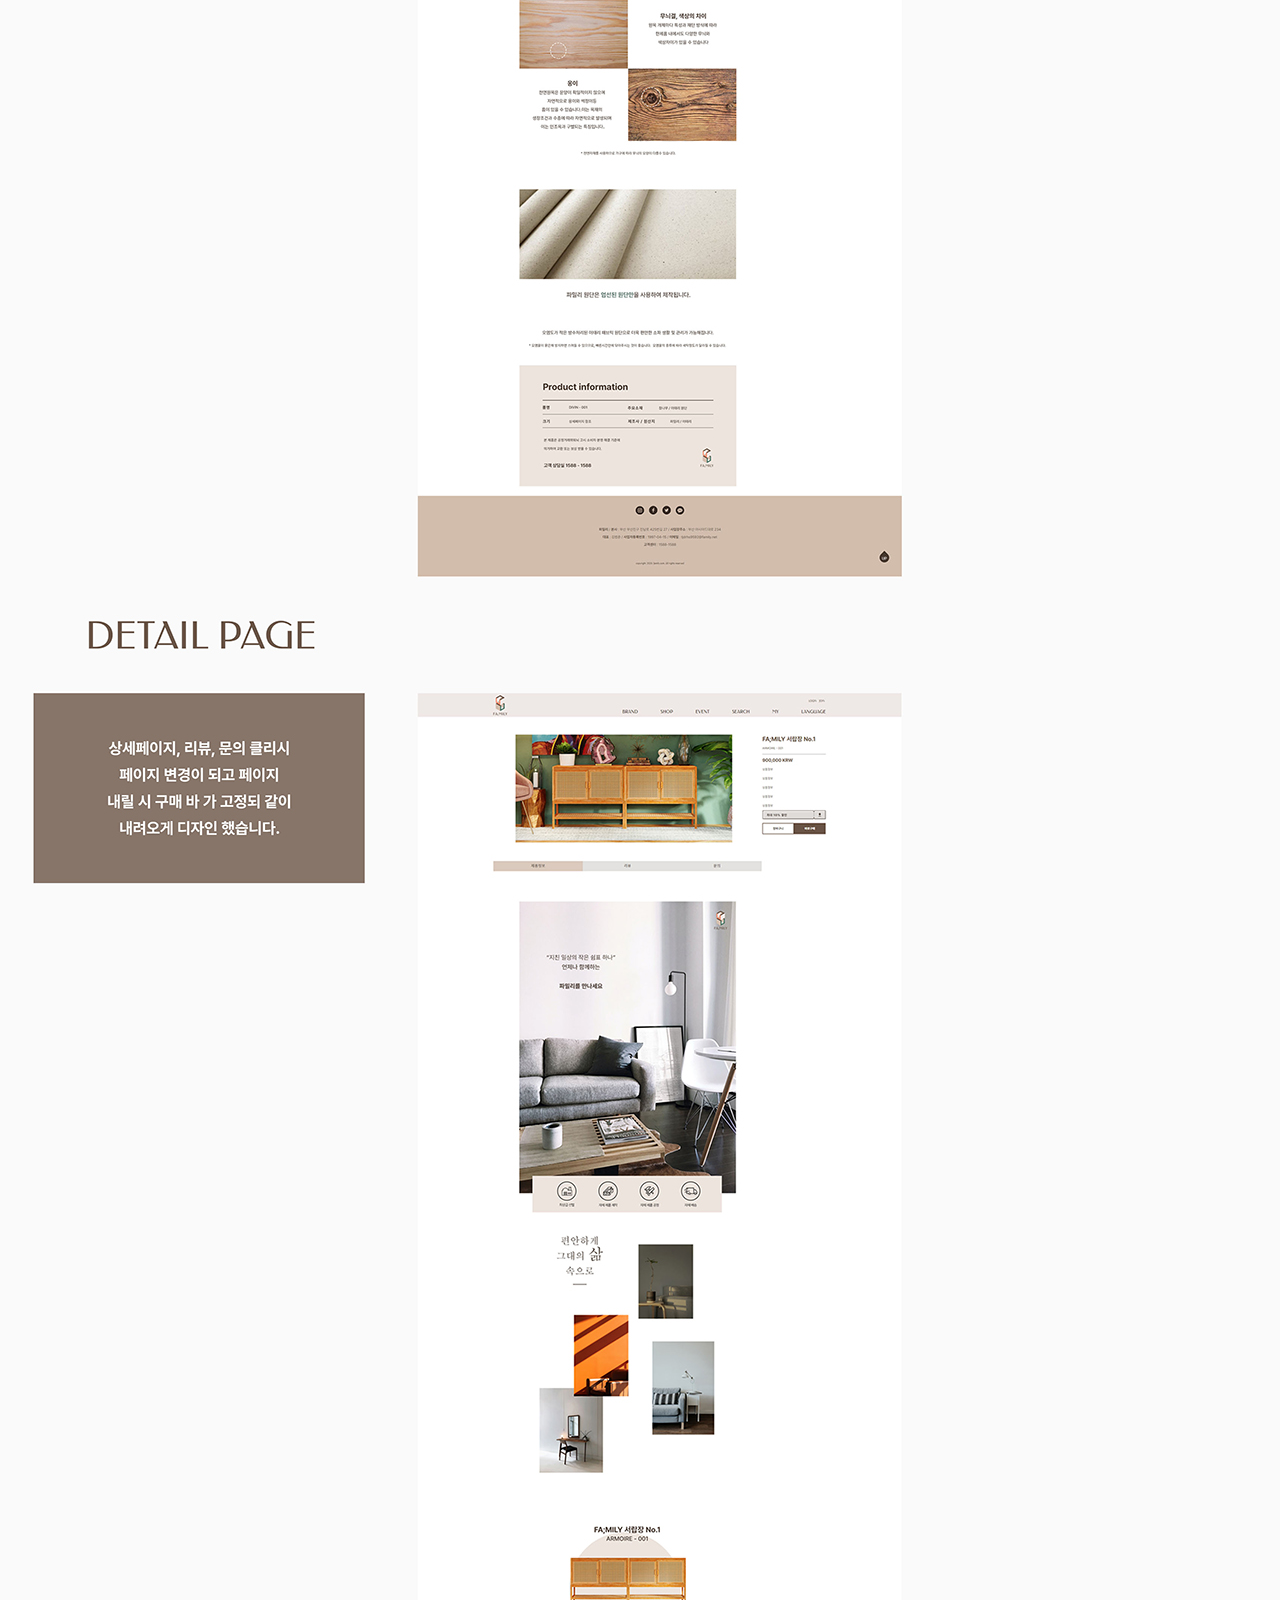
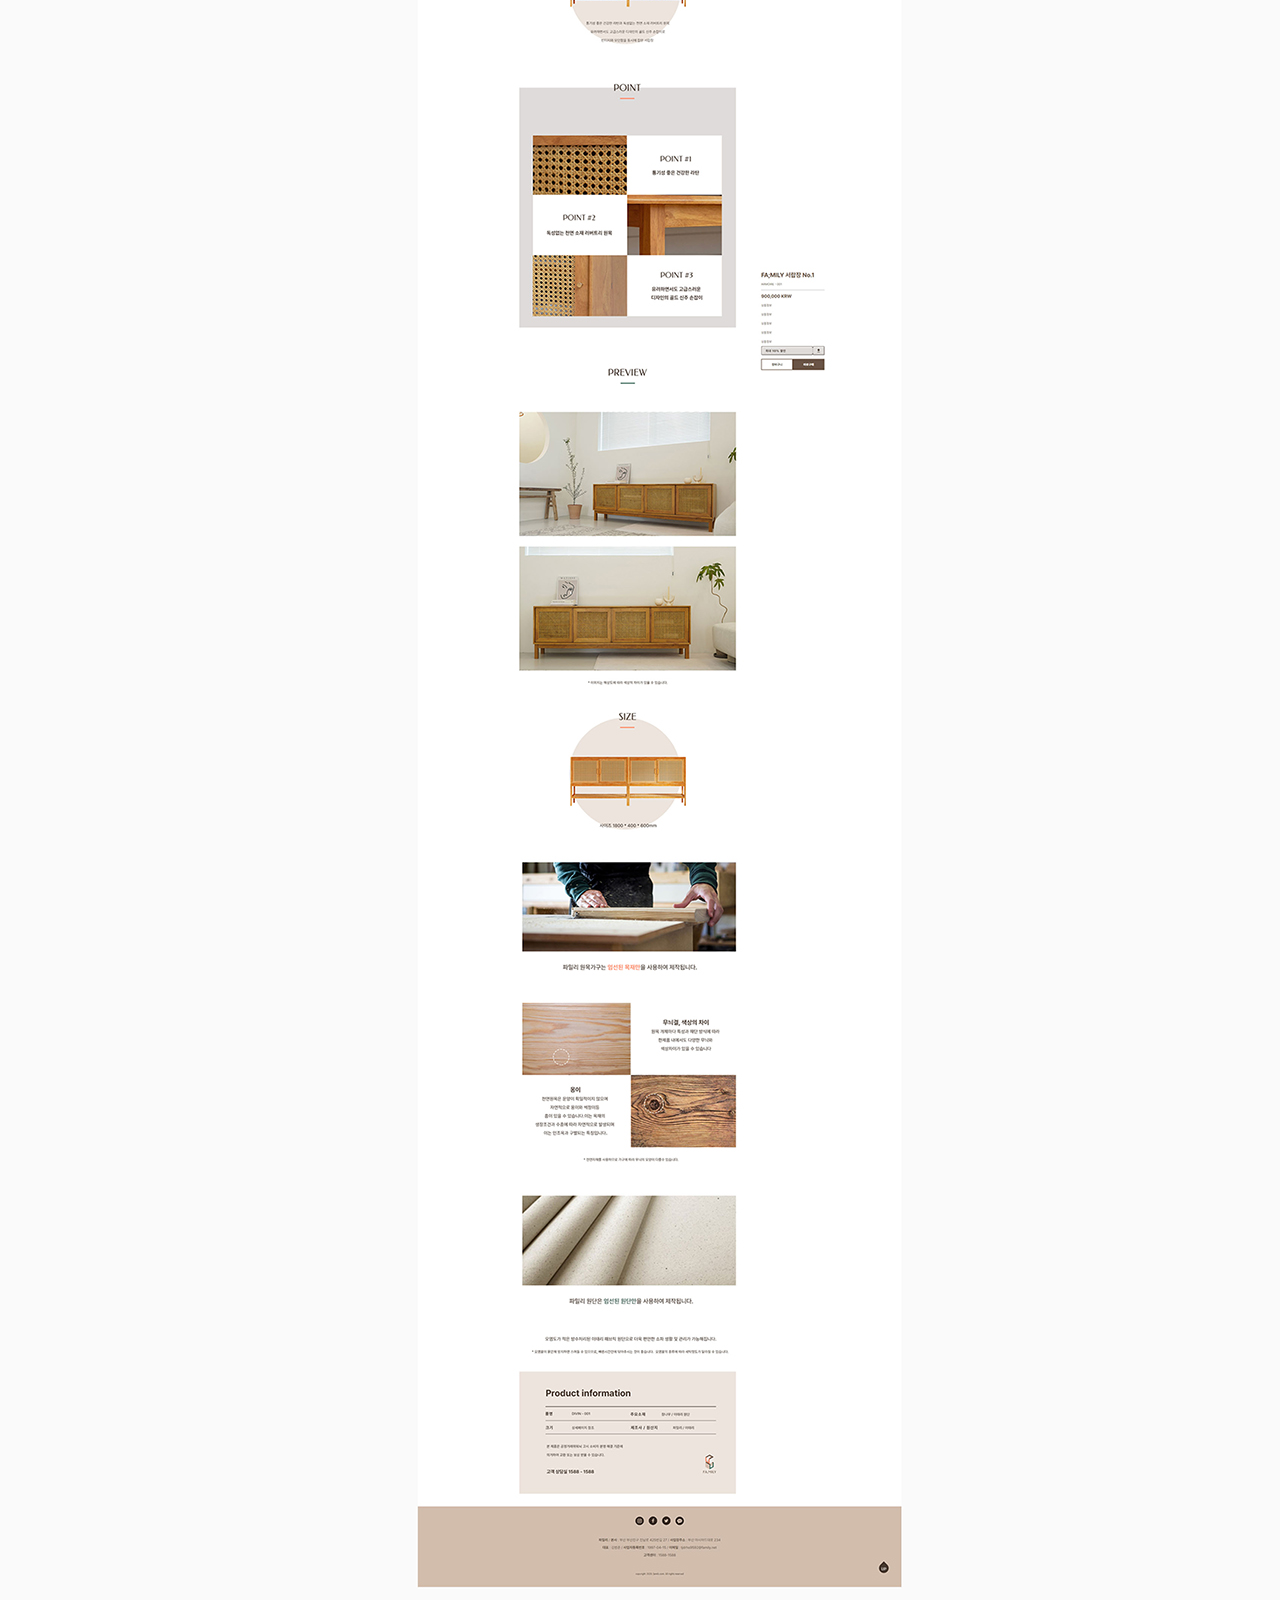
<file: guide/family_web.html>
<!doctype html>
<html>
	<head>
		<title>family Web</title>
		<link href="./guide_img/logo.png" rel="icon" type="image/png" sizes="32x32">
		<meta charset="utf-8">
		<link href="guide.css" rel="stylesheet" type="text/css">
	</head>
	<body class="brand1">
		<img src="./guide_img/22.jpg" alt="세이바 Web">
		<img src="./guide_img/23.jpg" alt="세이바 Web">
		<img src="./guide_img/24.jpg" alt="세이바 Web">
		<img src="./guide_img/25.jpg" alt="세이바 Web">
		<img src="./guide_img/26.jpg" alt="세이바 Web">
		<img src="./guide_img/27.jpg" alt="세이바 Web">
		<img src="./guide_img/28.jpg" alt="세이바 Web">
		<img src="./guide_img/29.jpg" alt="세이바 Web">
		<img src="./guide_img/30.jpg" alt="세이바 Web">
		<img src="./guide_img/31.jpg" alt="세이바 Web">
		<img src="./guide_img/32.jpg" alt="세이바 Web">
		<img src="./guide_img/33.jpg" alt="세이바 Web">
		<img src="./guide_img/34.jpg" alt="세이바 Web">
		<img src="./guide_img/35.jpg" alt="세이바 Web">
		<img src="./guide_img/36.jpg" alt="세이바 Web">
		<img src="./guide_img/37.jpg" alt="세이바 Web">
		<img src="./guide_img/38.jpg" alt="세이바 Web">
		<img src="./guide_img/39.jpg" alt="세이바 Web">
		<img src="./guide_img/40.jpg" alt="세이바 Web">
		<img src="./guide_img/41.jpg" alt="세이바 Web">
		<img src="./guide_img/42.jpg" alt="세이바 Web">

		<ul class="btn_1">  
			<li><a href="#">top</a><li> 
			<li><a href="../index.html">home</a><li>
		</ul>
	</body>	
</html>
</file>
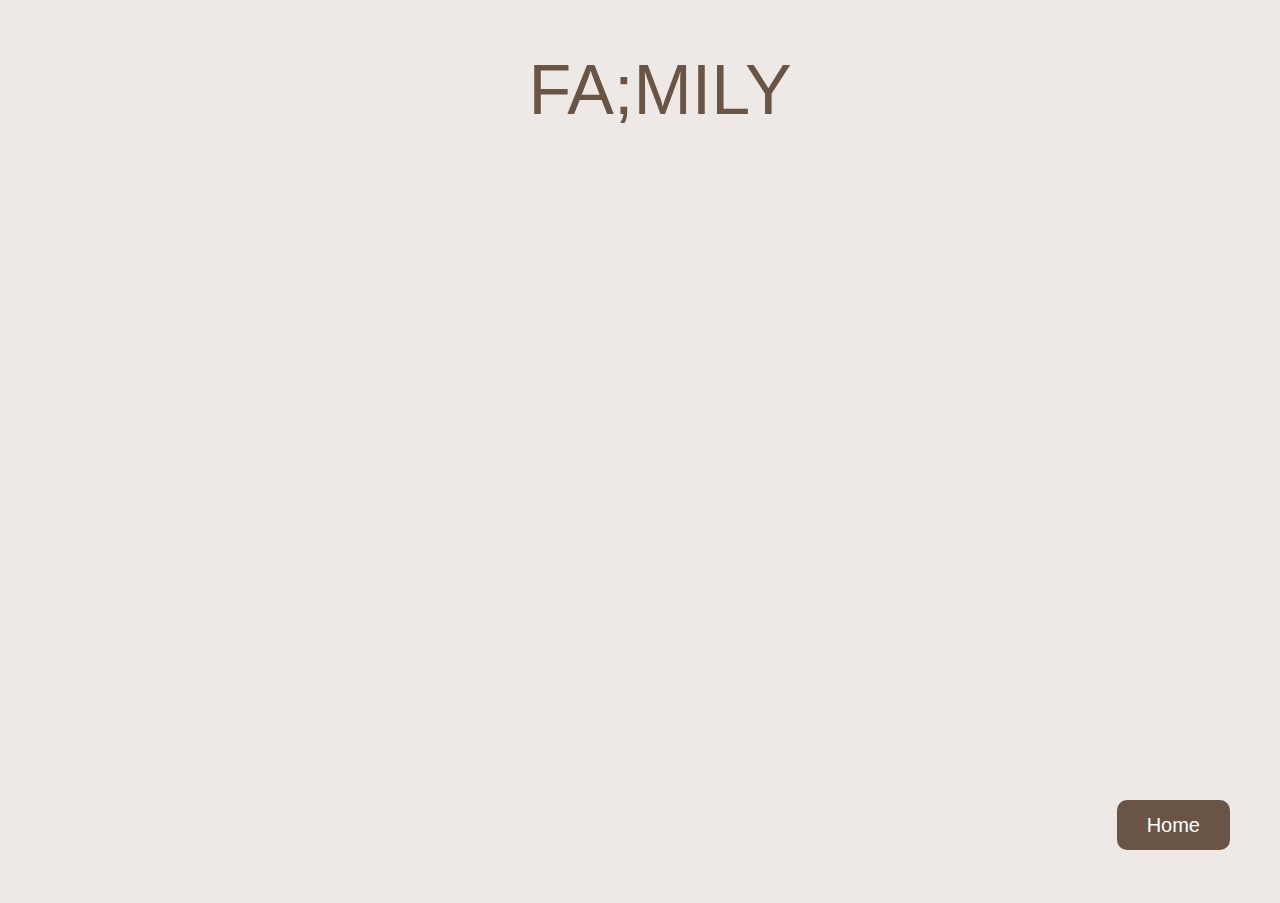
<file: video/video.html>
<!DOCTYPE html>
<html lang="ko">
<head>
    <meta charset="UTF-8">
    <meta http-equiv="X-UA-Compatible" content="IE=edge">
    <meta name="viewport" content="width=1400px">
    <title>family</title>
    <link href="./logo.png" rel="icon" type="image/png" sizes="32x32">
    <link rel="preconnect" href="https://fonts.googleapis.com">
    <link rel="preconnect" href="https://fonts.gstatic.com" crossorigin>  
    <style>
        *{margin: 0;
        padding: 0;}
        body{
            font-family: 'Federo', sans-serif;
            font-size: 20px;
            line-height: 20px;
            color: #6a5445;
            min-width: 1320px;
            background-color: #eee8e6;  
            text-align: center;
        }
        ul{list-style: none;}
        a {text-decoration: none; color: #fff;
        position: fixed;
    right: 50px; bottom: 50px; background: #6a5445;
    padding: 15px 30px; border-radius: 10px;}
        p{
            padding: 50px 0px;
            font-size: 70px;
            line-height: 80px;}
        
    </style>
</head>
<body>
    <p>FA;MILY</p>
    <iframe width="1280" height="720" src="https://www.youtube.com/embed/fSqsID0B2bI" title="YouTube video player" frameborder="0" allow="accelerometer; autoplay; clipboard-write; encrypted-media; gyroscope; picture-in-picture" allowfullscreen></iframe> 
    <a href="../index.html">Home</a>
</body>
</html>
</file>
<file: css/style.css>
/*
* Resume template
* Created by : Ahmed Essa
* website : www.ahmedessa.net
*/


/* Table of Content
==================================================
	- Google fonts & font family -
	- typography -
	- General -
    - Preloader -
	- Header -
    - home section -
    - About section -
    - projects section -
    - Skill section -
    - experience section -
    - Contact section -
    - Responsive media queries -
*/


/* Google fonts & font family
==================================================*/

@import 'https://fonts.googleapis.com/css?family=Lato:100,100i,300,300i,400,400i,700,700i,900,900i|Open+Sans:300,300i,400,400i,600,600i,700,700i,800,800i|Playfair+Display:400,400i,700,700i,900,900i';

/*
font-family: 'Playfair Display', serif;
font-family: 'Lato', sans-serif;
font-family: 'Open Sans', sans-serif;
*/


/* typography
==================================================*/

h1 {
    font-family: 'Playfair Display', serif;
    font-size: 80px;
    line-height: 70px;
}

h4 {
    font-family: 'Lato', sans-serif;
    text-transform: capitalize;
    letter-spacing: 2px;
    position: relative;
    color: #425BB5;
    margin-left: 40px;
    font-weight: 700;
}

h4:before {
    position: absolute;
    width: 30px;
    left: -40px;
    content: "";
    display: block;
    height: 2px;
    background: #425BB5;
    top: 9px;
}


/* General
==================================================*/

body {
    font-family: 'Open Sans', sans-serif;
    font-size: 14px;
    line-height: 24px;
}

.size-50 {
    font-size: 50px;
    line-height: 50px
}

.size-30 {
    font-size: 20px;
    line-height: 30px;
    font-weight: bold;
}

.h-50 {
    height: 50px;
}


/* preloader
==================================================*/

#preloader {
    position: fixed;
    top: 0;
    left: 0;
    right: 0;
    bottom: 0;
    background-color: #fff;
    z-index: 10000
}

#status,
.preloader {
    top: 50%;
    left: 50%;
    position: absolute
}

#status {
    width: 100px;
    height: 100px;
    background-repeat: no-repeat;
    background-position: center;
    margin: -50px 0 0 -50px
}

.preloader {
    height: 40px;
    width: 40px;
    margin-top: -20px;
    margin-left: -20px
}

.preloader:before {
    content: "";
    display: block;
    position: absolute;
    left: -1px;
    top: -1px;
    height: 100%;
    width: 100%;
    -webkit-animation: rotation 1s linear infinite;
    animation: rotation 1s linear infinite;
    border: 2px solid #425BB5;
    border-top: 2px solid transparent;
    border-radius: 100%
}

.preloader>.icon {
    position: absolute;
    top: 50%;
    left: 50%;
    height: 25px;
    width: 10.6px;
    margin-top: -12.5px;
    margin-left: -5.3px;
    -webkit-animation: wink 1s ease-in-out infinite alternate;
    animation: wink 1s ease-in-out infinite alternate
}

@media only screen and (min-width:768px) {
    .preloader {
        height: 60px;
        width: 60px;
        margin-top: -30px;
        margin-left: -30px
    }
    .preloader:before {
        left: -2px;
        top: -2px;
        border-width: 2px
    }
    .preloader>.icon {
        height: 37.5px;
        width: 15.9px;
        margin-top: -18.75px;
        margin-left: -7.95px
    }
}

@media only screen and (min-width:1200px) {
    .preloader {
        height: 60px;
        width: 60px;
        margin-top: -30px;
        margin-left: -30px
    }
    .preloader>.icon {
        height: 50px;
        width: 21.2px;
        margin-top: -25px;
        margin-left: -10.6px
    }
}

@-webkit-keyframes rotation {
    from {
        -webkit-transform: rotate(0);
        transform: rotate(0)
    }
    to {
        -webkit-transform: rotate(359deg);
        transform: rotate(359deg)
    }
}

@keyframes rotation {
    from {
        -webkit-transform: rotate(0);
        transform: rotate(0)
    }
    to {
        -webkit-transform: rotate(359deg);
        transform: rotate(359deg)
    }
}

@-webkit-keyframes wink {
    from {
        opacity: 0
    }
    to {
        opacity: 1
    }
}

@keyframes wink {
    from {
        opacity: 0
    }
    to {
        opacity: 1
    }
}


/* Header
==================================================*/

header {
    text-align: center;
    -webkit-transition: all .5s;
    transition: all .5s;
    height: 65px;
}

nav ul {
    display: inline-block;
    padding-left: 0;
    list-style: none;
    padding: 20px;
    margin-bottom: 0;
    -webkit-transition: all .5s;
    transition: all .5s;
}

nav li {
    display: inline-block;
    margin: 10px;
}

nav li a {
    text-transform: uppercase;
    letter-spacing: 2px;
    color: #444;
    font-size: 11px;
    font-weight: bold;
}

.bg-nav {
    background: #fff;
    border-bottom: 1px solid #f3f3f3
}

.bg-nav ul {
    padding: 10px 0;
}

a:focus {
    color: #444;
    text-decoration: none;
}

a:hover {
    color: #425BB5;
    text-decoration: none;
}

a.active {
    color: #425BB5;
}


/* home section
==================================================*/

#home {
    background: url(../img/banner2.jpg);
    background-size: cover;
    height: 100vh;
}

.table-cell {
    display: table-cell;
    vertical-align: middle;
}

.disply-table {
    display: table;
    height: 100vh;
}


/* about section
==================================================*/

#about {
    padding: 100px 0;
}

.about-img-div img {
    margin: 0 auto;
}

.about-border {
    position: absolute;
    border: 10px solid #425BB5;
    width: 400px;
    height: 400px;
    top: 40px;
    left: 50px;
    z-index: 1
}


/* skill section
==================================================*/
#skill {
    padding: 100px 0;
}
.chart {
    width: 100%;
    text-align: center;
    position: relative;
}
.chart span.title{
    position: absolute;
    display: block; 
    width: 100%; 
    text-align: center; 
    top: 50%;
    transform: translateY(-50%);
}

.chart span.title b{
    font-size: 20px;
}


/* projects section
==================================================*/

#projects {
    padding: 100px 0;
    background: #f3f3f3;
}

.portfolio .categories-grid span {
    font-size: 30px;
    margin-bottom: 30px;
    display: inline-block;
}

.portfolio .categories-grid .categories ul li {
    list-style: none;
    margin: 20px 0;
}

.portfolio .categories-grid .categories ul li a {
    display: inline-block;
    color: #60606e;
    padding: 0 10px;
    margin: 0 14px;
    -webkit-transition: all .2s ease-in-out .2s;
    transition: all .2s ease-in-out .2s;
}

.portfolio .categories-grid .categories ul li a:hover,
.portfolio .categories-grid .categories ul li a:focus {
    text-decoration: none;
}

.portfolio .categories-grid .categories ul li a.active {
    background-color: #425BB5;
    padding: 0px 20px;
    color: white;
    text-decoration: none;
}

.portfolio_filter {
    padding-left: 0;
}

.portfolio_item {
    position: relative;
    overflow: hidden;
    display: block;
    margin-bottom: 30px;
}

.portfolio_item .portfolio_item_hover {
    position: absolute;
    top: 0px;
    left: 0px;
    height: 100%;
    width: 100%;
    background-color: #425BB5;
    -webkit-transform: translateY(100%);
    transform: translateY(100%);
    opacity: 0;
    -webkit-transition: all .2s ease-in-out;
    transition: all .2s ease-in-out;
    color: #333;
}

.portfolio_item .portfolio_item_hover .item_info {
    text-align: center;
    position: absolute;
    top: 50%;
    left: 50%;
    -webkit-transform: translate(-50%, -50%);
    transform: translate(-50%, -50%);
    padding: 10px;
    width: 100%;
    font-weight: bold;
}

.portfolio_item .portfolio_item_hover .item_info span {
    display: block;
    color: #fff;
    font-size: 18px;
    -webkit-transform: translateY(-100px);
    transform: translateY(-100px);
    -webkit-transition: all .3s ease-in-out .3s;
    transition: all .3s ease-in-out .3s;
    opacity: 0;
}

.portfolio_item .portfolio_item_hover .item_info em {
    font-style: normal;
    display: inline-block;
    background-color: #425BB5;
    padding: 5px 20px;
    color: #fff;
    margin-top: 10px;
    -webkit-transform: translateY(100px);
    transform: translateY(100px);
    -webkit-transition: all .3s ease-in-out .3s;
    transition: all .3s ease-in-out .3s;
    opacity: 0;
    font-size: 10px;
    letter-spacing: 2px;
}

.portfolio_item:hover .portfolio_item_hover {
    opacity: 1;
    -webkit-transform: translateX(0);
    transform: translateX(0);
}

.portfolio_item:hover .item_info em,
.portfolio_item:hover .item_info span {
    opacity: 1;
    -webkit-transform: translateX(0);
    transform: translateX(0);
}

.portfolio .categories-grid .categories ul li {
    float: left;
}

.portfolio .categories-grid .categories ul li a {
    padding: 0 10px;
    -webkit-transition: all .2s ease-in-out .2s;
    transition: all .2s ease-in-out .2s;
}

.portfolio_filter {
    padding-left: 0;
    display: inline-block;
    margin: 0 auto;
    text-align: center;
}

.portfolio-padding {
    padding: 50px 0;
}

.portfolio-inner {
    padding-bottom: 0 !important;
    padding-top: 55px;
}

.portfolio_container .col-md-12{
    padding-left:0;
	padding-right:0;
}
	
.project_btn{
    display:inline-block;
	padding:5px 20px;
	background:#23527c;
	color:#fff;
}

.project_btn:hover{
    color:#fff;
	background:skyblue;
}

.project_btn_box{
    text-align:left;
    padding-top:20px;
}


/* experience section
==================================================*/

#experience {
    padding: 100px 0;
}

.experience-row {
    padding: 20px 0;
    border-bottom: 1px solid #ddd;
}

.experience-row h3 {
    font-family: 'Lato', sans-serif;
    text-transform: capitalize;
    letter-spacing: 2px;
    color: #425BB5;
    font-size: 16px;
    font-weight: bold
}

.experience-row p {
    color: #888;
    margin-top: 20px;
    font-size: 15px;
}

.experience-row .date {
    color: #000;
    font-size: 17px;
}

.timeline {
    padding-left: 0;
    list-style: none;
    position: relative;
}

.timeline:before {
    background-color: black;
    content: '';
    margin-left: -1px;
    position: absolute;
    top: 0;
    left: 2em;
    width: 2px;
    height: 100%;
}

.timeline-event {
    position: relative;
}

.timeline-event:hover .timeline-event-icon {
    -webkit-transform: rotate(-45deg);
    transform: rotate(-45deg);
    background-color: #425BB5;
}

.timeline-event:hover .timeline-event-thumbnail {
    box-shadow: inset 40em 0 0 0 #425BB5;
}

.timeline-event-copy {
    padding: 2em;
    position: relative;
    top: -1.875em;
    left: 4em;
    width: 100%;
}

.timeline-event-copy h3 {
    font-size: 1.75em;
}

.timeline-event-copy h4 {
    font-size: 1.2em;
    margin-bottom: 1.2em;
}

.timeline-event-copy strong {
    font-weight: 700;
}

.timeline-event-copy p:not(.timeline-event-thumbnail) {
    padding-bottom: 1.2em;
}

.timeline-event-icon {
    -webkit-transition: -webkit-transform 0.2s ease-in;
    transition: -webkit-transform 0.2s ease-in;
    transition: transform 0.2s ease-in;
    transition: transform 0.2s ease-in, -webkit-transform 0.2s ease-in;
    -webkit-transform: rotate(45deg);
    transform: rotate(45deg);
    background-color: #425BB5;
    outline: 10px solid #f3f3f3;
    display: block;
    margin: 0.5em 0.5em 0.5em -0.5em;
    position: absolute;
    top: 0;
    left: 2em;
    width: 1em;
    height: 1em;
}

.timeline-event-thumbnail {
    -moz-transition: box-shadow 0.5s ease-in 0.1s;
    -o-transition: box-shadow 0.5s ease-in 0.1s;
    -webkit-transition: box-shadow 0.5s ease-in;
    -webkit-transition-delay: 0.1s;
    -webkit-transition: box-shadow 0.5s ease-in 0.1s;
    transition: box-shadow 0.5s ease-in 0.1s;
    color: white;
    font-size: 12px;
    font-weight: bold;
    background-color: black;
    box-shadow: inset 0 0 0 0em #425BB5;
    display: inline-block;
    margin-bottom: 1.2em;
    padding: 0.25em 1em 0.2em 1em;
}


/* contact
==================================================*/

#contact {
    padding: 100px 0;
    background: #f3f3f3
}

#contact-form input,
#contact-form textarea {
    height: 50px;
    margin-bottom: 10px;
    border-radius: 0;
}

#contact-form label {
    display: block;
    margin-bottom: .2em;
    font-size: 13px;
    line-height: 13px;
    font-size: 1.3rem;
    line-height: 1.3rem;
    color: #000;
}

#contact-form label.error {
    margin-top: 10px;
    margin-bottom: 1em;
    font-size: 12px;
    line-height: 12px;
    font-size: 1.2rem;
    line-height: 1.2rem;
    color: #D33E43;
    margin-left: 10px
}
#contact .col-md-4{
    text-align: center;
}
#contact i{
    font-size: 50px;
}


/* footer
==================================================*/

#footer{
    padding: 30px 0;
}
#footer p{
    margin-bottom: 0;
    text-align: center;
}


/* Responsive media queries
==================================================*/

@media (max-width: 991px) {
    .portfolio .categories-grid .categories ul li a {
        padding: 0 2px;
    }
	.project_btn{
		margin:2px;
	}
}

@media (max-width: 768px) {
    .timeline-event-copy {
        width: 90%;
        left: 2em;
    }
}

@media (max-width: 500px) {
    h1 {
        font-family: 'Playfair Display', serif;
        font-size: 50px;
        line-height: 50px;
    }
    #home,
    .disply-table {
        height: 600px;
    }
    #home{
        background: url(../img/banner3.jpg) no-repeat 50% 0px !important; 
        background-size: cover;
    }
    .about-border {
        width: 265px;
    }
    .portfolio .categories-grid .categories ul li {
        list-style: none;
        margin: 10px 0;
    }
}

@media (max-width: 425px) {
    nav ul{
        padding: 20px 0;
    }
    nav li {
        margin: 6px;
    }
    nav li a {
        font-size: 10px;
    }
}

@media (max-width: 374px) {
    nav ul{
        width: 100%;
    }
    nav{
        display: none;
    }
    .about-border {
        display: none;
    }
}

@media (max-width: 320px) {
    header{
        height: auto;
    }
}
</file>
<file: guide/guide.css>
*{margin:0; padding:0;}
a{text-decoration:none;}
body{
    font-family: '맑은 고딕';
    font-size: 16px;
    line-height: 26px;
    min-width: 1320px;
}

/* 배경색상 */
.brand1{
    background-color: #dbd4d0;
}


/* 이미지 크기 */
img{
    width:1320px;
    display: block;
    margin: auto;
}

/* 버튼 */
ul{list-style:none; 
position:fixed;
bottom:50px;
right:50px;
text-align:center;}
ul li{
    margin: 10px;
}
ul li a{
    display: inline-block;
    padding: 10px 20px;
    border-radius: 10px;
    box-shadow: 2px 2px 5px rgba(0, 0, 0, 0.3);
}
.btn_1 li a{
    background: #6a5445;
    color:#fff;
}
</file>
